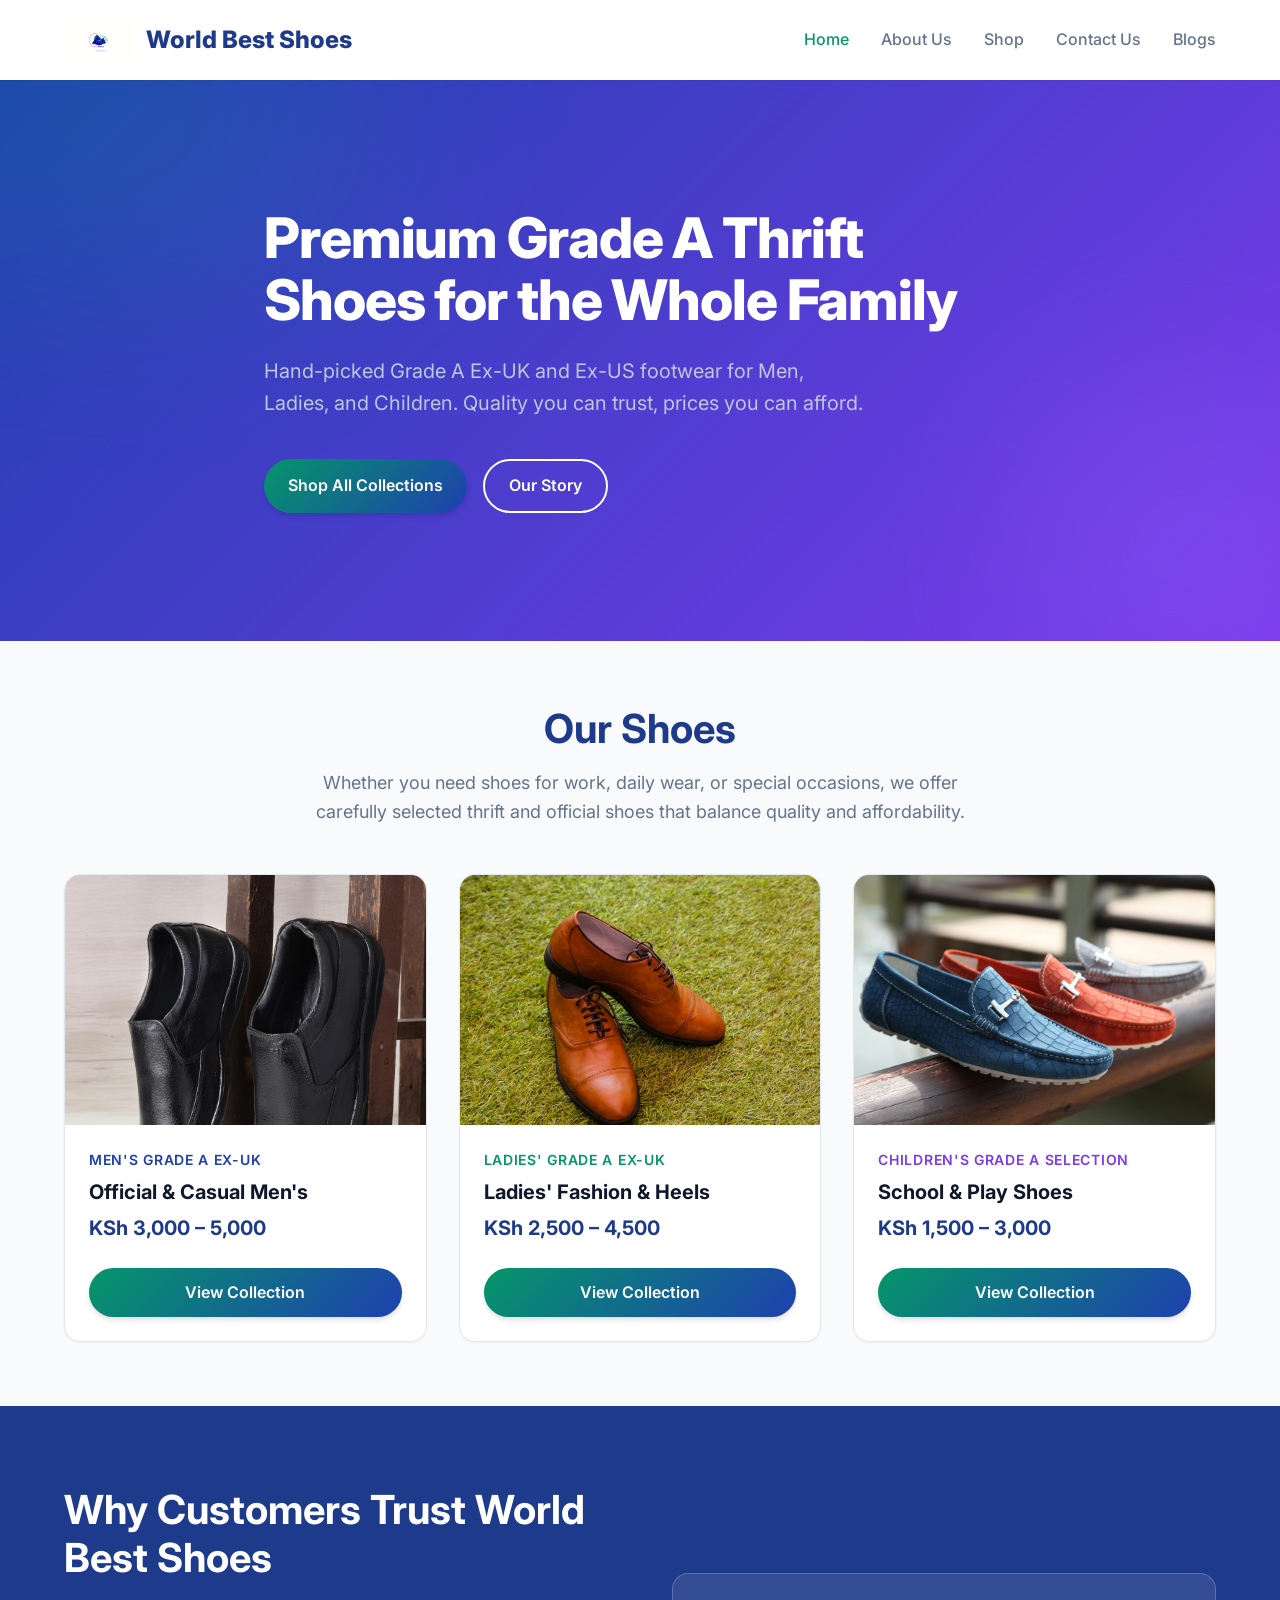
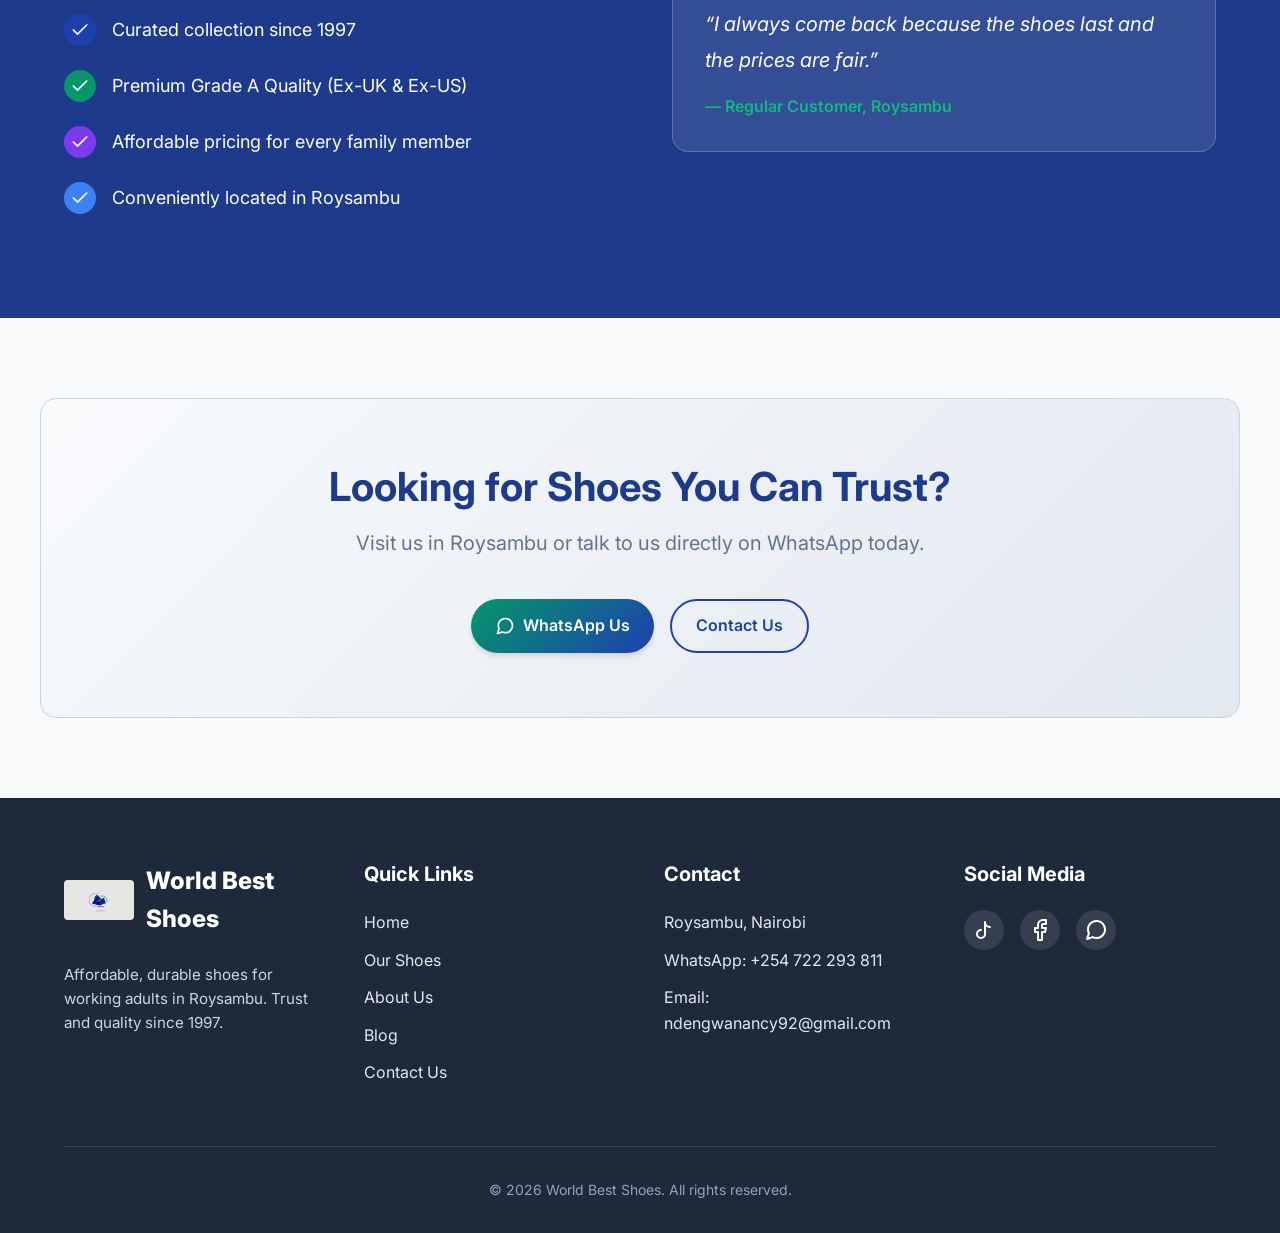
<file: index.html>
<!DOCTYPE html>
<html lang="en">
<head>
    <meta charset="UTF-8">
    <meta name="viewport" content="width=device-width, initial-scale=1.0">
    <title>World Best Shoes | Grade A Ex-UK & Ex-US Shoes for Men, Ladies & Children</title>
    <meta name="description" content="Discover the best Grade A thrift shoes in Roysambu. We source premium Ex-UK and Ex-US footwear for men, ladies, and children at affordable prices.">
    <link href="https://fonts.googleapis.com/css2?family=Inter:wght@400;500;600;700;800&display=swap" rel="stylesheet">
    <link rel="stylesheet" href="css/style.css">
</head>
<body>
    <!-- Header Navigation -->
    <header>
        <div class="container navbar">
            <a href="index.html" class="logo-container">
                <img src="assets/logo.jpeg" alt="World Best Shoes Logo">
                <span>World Best Shoes</span>
            </a>
            
            <button class="mobile-menu-btn" id="mobile-menu-btn" aria-label="Toggle Menu">
                <svg width="24" height="24" viewBox="0 0 24 24" fill="none" stroke="currentColor" stroke-width="2" stroke-linecap="round" stroke-linejoin="round"><line x1="3" y1="12" x2="21" y2="12"></line><line x1="3" y1="6" x2="21" y2="6"></line><line x1="3" y1="18" x2="21" y2="18"></line></svg>
            </button>

            <ul class="nav-links" id="nav-links">
                <li><a href="index.html" class="active">Home</a></li>
                <li><a href="about.html">About Us</a></li>
                <li><a href="products.html">Shop</a></li>
                <li><a href="contact.html">Contact Us</a></li>
                <li><a href="blog.html">Blogs</a></li>
            </ul>
        </div>
    </header>

    <!-- Hero Section -->
    <section class="hero">
        <div class="container hero-content">
            <h1 style="font-size: 3.5rem; line-height: 1.1; margin-bottom: 1.5rem; font-weight: 800;">Premium Grade A Thrift Shoes for the Whole Family</h1>
            <p style="font-size: 1.25rem; margin-bottom: 2.5rem; opacity: 0.9; max-width: 600px;">Hand-picked Grade A Ex-UK and Ex-US footwear for Men, Ladies, and Children. Quality you can trust, prices you can afford.</p>
            <div style="display: flex; gap: 1rem; flex-wrap: wrap;">
                <a href="products.html" class="btn btn-primary">Shop All Collections</a>
                <a href="about.html" class="btn btn-secondary" style="color: white; border-color: white;">Our Story</a>
            </div>
        </div>
    </section>

    <!-- Products Preview Section -->
    <section class="container py-4">
        <h2 class="section-title">Our Shoes</h2>
        <p class="section-subtitle">Whether you need shoes for work, daily wear, or special occasions, we offer carefully selected thrift and official shoes that balance quality and affordability.</p>
        
        <div class="card-grid">
            <!-- Men's Collection -->
            <div class="card">
                <div class="card-img-wrapper">
                    <img src="assets/products/pexels-alokkd1-31844638.jpg" alt="Men's Official Shoes" class="card-img" style="object-position: center top;">
                </div>
                <div class="card-content">
                    <span class="card-category" style="color: var(--brand-blue);">Men's Grade A Ex-UK</span>
                    <h3 class="card-title">Official & Casual Men's</h3>
                    <div class="card-price">KSh 3,000 – 5,000</div>
                    <div class="card-footer">
                        <a href="products.html" class="btn btn-primary" style="width: 100%;">View Collection</a>
                    </div>
                </div>
            </div>

            <!-- Ladies' Collection -->
            <div class="card">
                <div class="card-img-wrapper">
                    <img src="assets/products/pexels-duncanoluwaseun-186037.jpg" alt="Ladies' Fashion Shoes" class="card-img" style="object-position: center top;">
                </div>
                <div class="card-content">
                    <span class="card-category" style="color: var(--brand-green);">Ladies' Grade A Ex-UK</span>
                    <h3 class="card-title">Ladies' Fashion & Heels</h3>
                    <div class="card-price">KSh 2,500 – 4,500</div>
                    <div class="card-footer">
                        <a href="products.html" class="btn btn-primary" style="width: 100%;">View Collection</a>
                    </div>
                </div>
            </div>

            <!-- Children's Collection -->
            <div class="card">
                <div class="card-img-wrapper">
                    <img src="assets/products/pexels-pixabay-267301.jpg" alt="Children's School Shoes" class="card-img" style="object-position: center top;">
                </div>
                <div class="card-content">
                    <span class="card-category" style="color: var(--brand-purple);">Children's Grade A Selection</span>
                    <h3 class="card-title">School & Play Shoes</h3>
                    <div class="card-price">KSh 1,500 – 3,000</div>
                    <div class="card-footer">
                        <a href="products.html" class="btn btn-primary" style="width: 100%;">View Collection</a>
                    </div>
                </div>
            </div>
        </div>
    </section>

    <!-- Trust Section -->
    <section class="trust-section">
        <div class="container trust-grid">
            <div>
                <h2 style="font-size: 2.5rem; margin-bottom: 2rem;">Why Customers Trust World Best Shoes</h2>
                <ul class="trust-points">
                    <li>
                        <div class="trust-icon" style="background-color: var(--brand-blue);">
                            <svg width="20" height="20" viewBox="0 0 24 24" fill="none" stroke="currentColor" stroke-width="2" stroke-linecap="round" stroke-linejoin="round"><polyline points="20 6 9 17 4 12"></polyline></svg>
                        </div>
                        Curated collection since 1997
                    </li>
                    <li>
                        <div class="trust-icon" style="background-color: var(--brand-green);">
                            <svg width="20" height="20" viewBox="0 0 24 24" fill="none" stroke="currentColor" stroke-width="2" stroke-linecap="round" stroke-linejoin="round"><polyline points="20 6 9 17 4 12"></polyline></svg>
                        </div>
                        Premium Grade A Quality (Ex-UK & Ex-US)
                    </li>
                    <li>
                        <div class="trust-icon" style="background-color: var(--brand-purple);">
                            <svg width="20" height="20" viewBox="0 0 24 24" fill="none" stroke="currentColor" stroke-width="2" stroke-linecap="round" stroke-linejoin="round"><polyline points="20 6 9 17 4 12"></polyline></svg>
                        </div>
                        Affordable pricing for every family member
                    </li>
                    <li>
                        <div class="trust-icon" style="background-color: var(--brand-blue-light);">
                            <svg width="20" height="20" viewBox="0 0 24 24" fill="none" stroke="currentColor" stroke-width="2" stroke-linecap="round" stroke-linejoin="round"><polyline points="20 6 9 17 4 12"></polyline></svg>
                        </div>
                        Conveniently located in Roysambu
                    </li>
                </ul>
            </div>
            
            <div class="trust-quote">
                <p class="quote-text">“I always come back because the shoes last and the prices are fair.”</p>
                <div class="quote-author">— Regular Customer, Roysambu</div>
            </div>
        </div>
    </section>

    <!-- Final CTA -->
    <section class="cta-section container">
        <div class="cta-box">
            <h2 style="font-size: 2.5rem; margin-bottom: 1rem; color: var(--color-primary);">Looking for Shoes You Can Trust?</h2>
            <p style="font-size: 1.25rem; color: var(--color-text-muted); margin-bottom: 2.5rem;">Visit us in Roysambu or talk to us directly on WhatsApp today.</p>
            
            <div style="display: flex; gap: 1rem; justify-content: center; flex-wrap: wrap;">
                <a href="https://wa.me/254722293811" target="_blank" class="btn btn-primary">
                    <svg width="20" height="20" viewBox="0 0 24 24" fill="none" stroke="currentColor" stroke-width="2" stroke-linecap="round" stroke-linejoin="round"><path d="M21 11.5a8.38 8.38 0 0 1-.9 3.8 8.5 8.5 0 0 1-7.6 4.7 8.38 8.38 0 0 1-3.8-.9L3 21l1.9-5.7a8.38 8.38 0 0 1-.9-3.8 8.5 8.5 0 0 1 4.7-7.6 8.38 8.38 0 0 1 3.8-.9h.5a8.48 8.48 0 0 1 8 8v.5z"></path></svg>
                    WhatsApp Us
                </a>
                <a href="contact.html" class="btn btn-secondary">
                    Contact Us
                </a>
            </div>
        </div>
    </section>

    <!-- Footer -->
    <footer>
        <div class="container">
            <div class="footer-grid">
                <div class="footer-col">
                    <div class="logo-container" style="color: white; margin-bottom: 1.5rem;">
                        <img src="assets/logo.jpeg" alt="World Best Shoes Logo" style="filter: brightness(0.9);">
                        <span>World Best Shoes</span>
                    </div>
                    <p style="color: #cbd5e1; font-size: 0.95rem;">Affordable, durable shoes for working adults in Roysambu. Trust and quality since 1997.</p>
                </div>
                
                <div class="footer-col">
                    <h3>Quick Links</h3>
                    <ul class="footer-links">
                        <li><a href="index.html">Home</a></li>
                        <li><a href="products.html">Our Shoes</a></li>
                        <li><a href="about.html">About Us</a></li>
                        <li><a href="blog.html">Blog</a></li>
                        <li><a href="contact.html">Contact Us</a></li>

                    </ul>
                </div>
                
                <div class="footer-col">
                    <h3>Contact</h3>
                    <ul class="footer-links">
                        <li>Roysambu, Nairobi</li>
                        <li>WhatsApp: +254 722 293 811</li>
                        <li>Email: ndengwanancy92@gmail.com</li>
                    </ul>
                </div>
                
                <div class="footer-col">
                    <h3>Social Media</h3>
                    <div class="social-links">
                        <a href="https://bit.ly/4eL8Oa7" target="_blank" class="social-icon" aria-label="TikTok">
                            <svg width="24" height="24" viewBox="0 0 24 24" fill="none" stroke="currentColor" stroke-width="2" stroke-linecap="round" stroke-linejoin="round"><path d="M9 12a4 4 0 1 0 4 4V4a5 5 0 0 0 5 5"></path></svg>
                        </a>
                        <a href="https://www.facebook.com/profile.php?id=61589473353394" target="_blank" class="social-icon" aria-label="Facebook">
                            <svg width="24" height="24" viewBox="0 0 24 24" fill="none" stroke="currentColor" stroke-width="2" stroke-linecap="round" stroke-linejoin="round"><path d="M18 2h-3a5 5 0 0 0-5 5v3H7v4h3v8h4v-8h3l1-4h-4V7a1 1 0 0 1 1-1h3z"></path></svg>
                        </a>
                        <a href="https://wa.me/254722293811" target="_blank" class="social-icon" aria-label="WhatsApp">
                            <svg width="24" height="24" viewBox="0 0 24 24" fill="none" stroke="currentColor" stroke-width="2" stroke-linecap="round" stroke-linejoin="round"><path d="M21 11.5a8.38 8.38 0 0 1-.9 3.8 8.5 8.5 0 0 1-7.6 4.7 8.38 8.38 0 0 1-3.8-.9L3 21l1.9-5.7a8.38 8.38 0 0 1-.9-3.8 8.5 8.5 0 0 1 4.7-7.6 8.38 8.38 0 0 1 3.8-.9h.5a8.48 8.48 0 0 1 8 8v.5z"></path></svg>
                        </a>
                    </div>
                </div>
            </div>
            
            <div class="footer-bottom">
                &copy; <span id="current-year"></span> World Best Shoes. All rights reserved.
            </div>
        </div>
    </footer>

    <script src="js/main.js"></script>
</body>
</html>
</file>
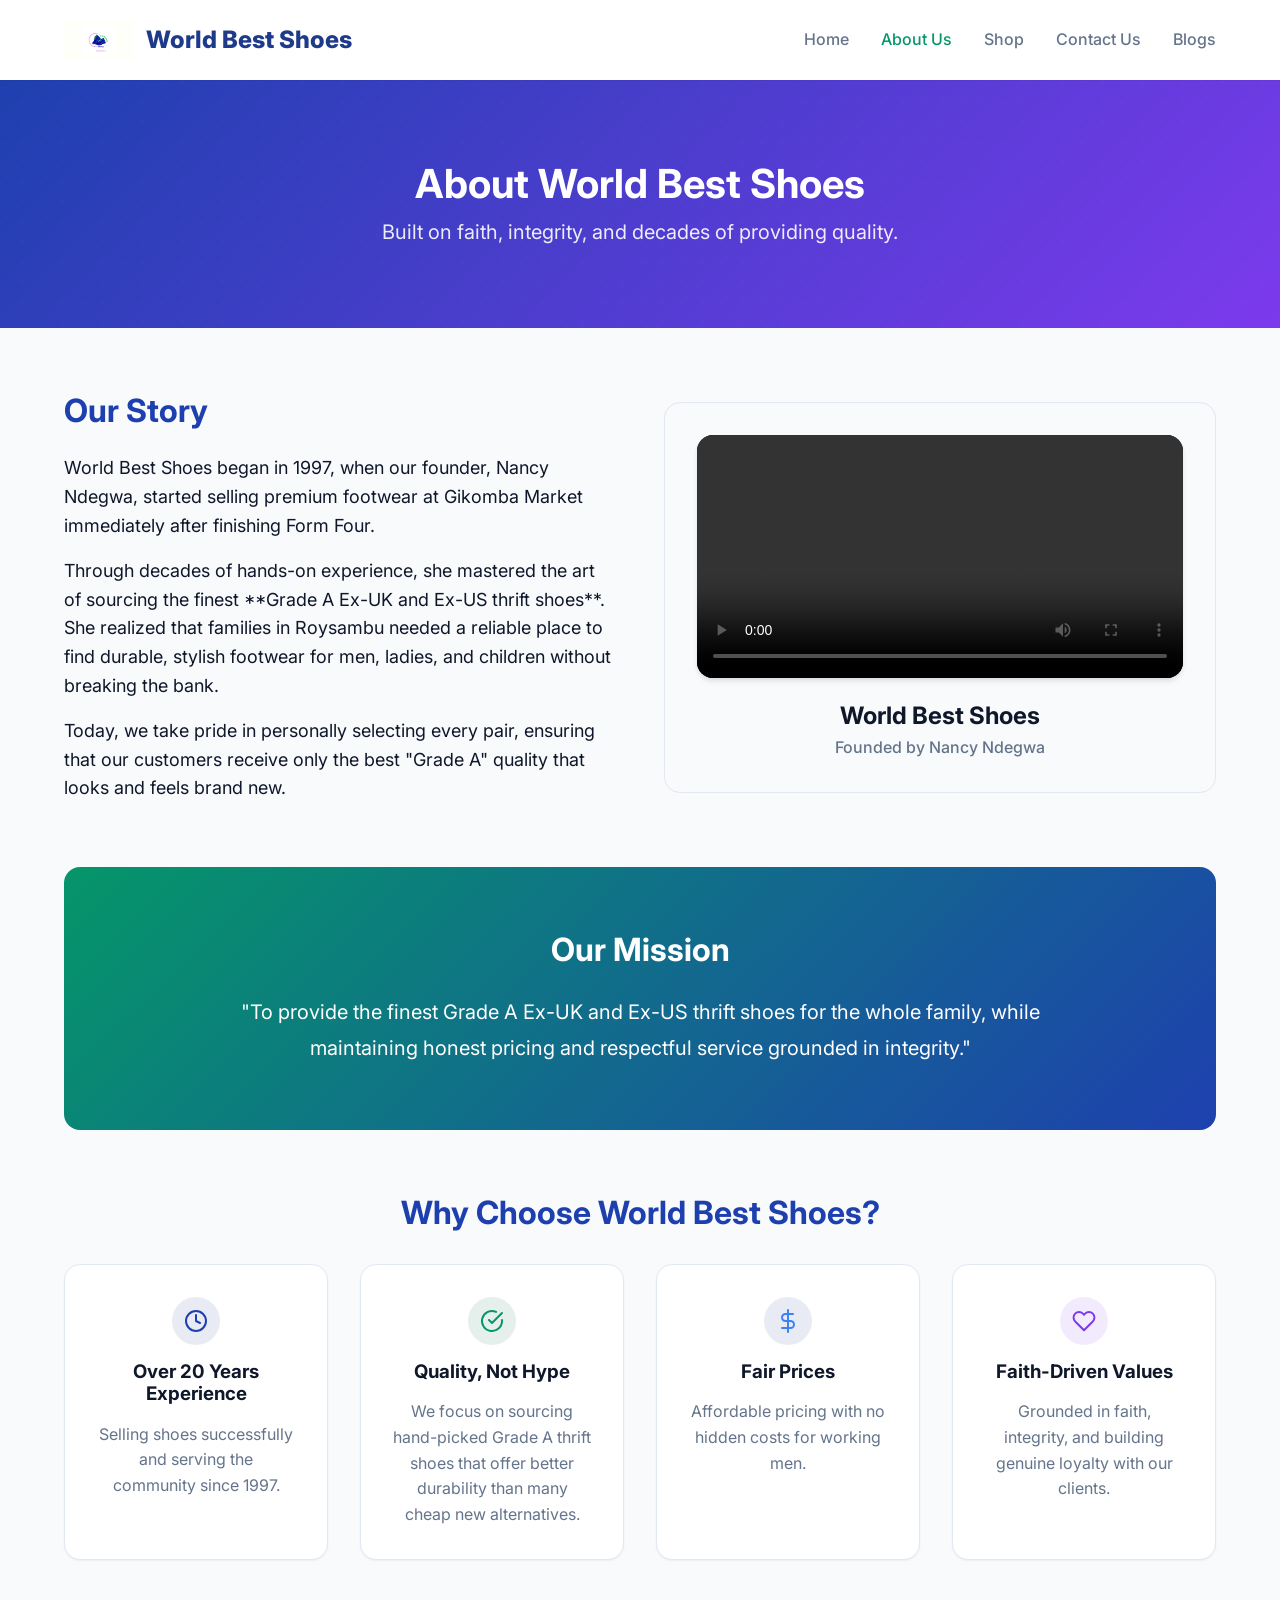
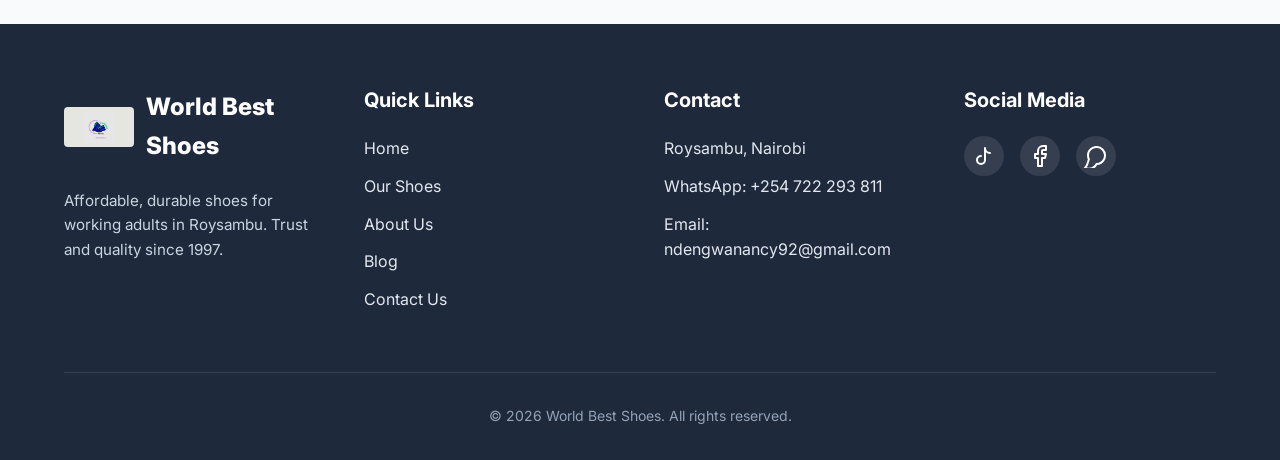
<file: about.html>
<!DOCTYPE html>
<html lang="en">

<head>
    <meta charset="UTF-8">
    <meta name="viewport" content="width=device-width, initial-scale=1.0">
    <title>About Us | World Best Shoes</title>
    <meta name="description"
        content="Learn about World Best Shoes and our founder Nancy Ndegwa. Providing premium Grade A thrift shoes for men, ladies, and children in Roysambu since 1997.">
    <link href="https://fonts.googleapis.com/css2?family=Inter:wght@400;500;600;700;800&display=swap" rel="stylesheet">
    <link rel="stylesheet" href="css/style.css">
</head>

<body>
    <!-- Header Navigation -->
    <header>
        <div class="container navbar">
            <a href="index.html" class="logo-container">
                <img src="assets/logo.jpeg" alt="World Best Shoes Logo">
                <span>World Best Shoes</span>
            </a>

            <button class="mobile-menu-btn" id="mobile-menu-btn" aria-label="Toggle Menu">
                <svg width="24" height="24" viewBox="0 0 24 24" fill="none" stroke="currentColor" stroke-width="2"
                    stroke-linecap="round" stroke-linejoin="round">
                    <line x1="3" y1="12" x2="21" y2="12"></line>
                    <line x1="3" y1="6" x2="21" y2="6"></line>
                    <line x1="3" y1="18" x2="21" y2="18"></line>
                </svg>
            </button>

            <ul class="nav-links" id="nav-links">
                <li><a href="index.html">Home</a></li>
                <li><a href="about.html" class="active">About Us</a></li>
                <li><a href="products.html">Shop</a></li>
                <li><a href="contact.html">Contact Us</a></li>
                <li><a href="blog.html">Blogs</a></li>
            </ul>
        </div>
    </header>

    <!-- Page Header -->
    <div class="page-header">
        <div class="container">
            <h1>About World Best Shoes</h1>
            <p style="font-size: 1.25rem; opacity: 0.9; max-width: 600px; margin: 0 auto;">Built on faith, integrity,
                and decades of providing quality.</p>
        </div>
    </div>

    <!-- Main Content -->
    <main class="container py-4">

        <!-- Founder Story -->
        <section class="mb-4">
            <div
                style="display: grid; grid-template-columns: repeat(auto-fit, minmax(300px, 1fr)); gap: 3rem; align-items: center;">
                <div>
                    <h2 style="color: var(--brand-blue); font-size: 2rem; margin-bottom: 1.5rem;">Our Story</h2>
                    <p style="margin-bottom: 1rem; font-size: 1.125rem;">
                        World Best Shoes began in 1997, when our founder, Nancy Ndegwa, started selling premium footwear at Gikomba
                        Market immediately after finishing Form Four.
                    </p>
                    <p style="margin-bottom: 1rem; font-size: 1.125rem;">
                        Through decades of hands-on experience, she mastered the art of sourcing the finest **Grade A Ex-UK and Ex-US thrift shoes**. She realized that families in Roysambu needed a reliable place to find durable, stylish footwear for men, ladies, and children without breaking the bank.
                    </p>
                    <p style="font-size: 1.125rem;">
                        Today, we take pride in personally selecting every pair, ensuring that our customers receive only the best "Grade A" quality that looks and feels brand new.
                    </p>
                </div>
                <div
                    style="background: var(--color-bg-light); padding: 2rem; border-radius: var(--radius-lg); border: 1px solid #e2e8f0; text-align: center;">
                    <div style="width: 100%; border-radius: var(--radius-lg); overflow: hidden; margin-bottom: 1.5rem; box-shadow: var(--shadow-md); background: #000;">
                        <video width="100%" height="auto" controls style="display: block;">
                            <source src="assets/video post.mp4" type="video/mp4">
                            Your browser does not support the video tag.
                        </video>
                    </div>
                    <h3 style="font-size: 1.5rem; margin-bottom: 0.25rem;">World Best Shoes</h3>
                    <p style="color: var(--color-text-muted); font-weight: 500;">Founded by Nancy Ndegwa</p>
                </div>
            </div>
        </section>

        <!-- Mission Statement -->
        <section class="mb-4"
            style="background: var(--grad-success); color: white; padding: 4rem 2rem; border-radius: var(--radius-lg); text-align: center;">
            <h2 style="font-size: 2rem; margin-bottom: 1.5rem;">Our Mission</h2>
            <p style="font-size: 1.25rem; max-width: 800px; margin: 0 auto; line-height: 1.8;">
                "To provide the finest Grade A Ex-UK and Ex-US thrift shoes for the whole family, while maintaining honest pricing and respectful service grounded in integrity."
            </p>
        </section>

        <!-- Why Trust Us -->
        <section>
            <h2 style="color: var(--brand-blue); font-size: 2rem; margin-bottom: 2rem; text-align: center;">Why
                Choose World Best Shoes?</h2>
            <div style="display: grid; grid-template-columns: repeat(auto-fit, minmax(250px, 1fr)); gap: 2rem;">

                <div
                    style="background: white; padding: 2rem; border-radius: var(--radius-lg); box-shadow: var(--shadow-sm); border: 1px solid #e2e8f0; text-align: center;">
                    <div
                        style="width: 48px; height: 48px; background: rgba(30, 58, 138, 0.1); color: var(--brand-blue); border-radius: 50%; display: flex; align-items: center; justify-content: center; margin: 0 auto 1rem auto;">
                        <svg width="24" height="24" viewBox="0 0 24 24" fill="none" stroke="currentColor"
                            stroke-width="2" stroke-linecap="round" stroke-linejoin="round">
                            <circle cx="12" cy="12" r="10"></circle>
                            <polyline points="12 6 12 12 16 14"></polyline>
                        </svg>
                    </div>
                    <h3 style="margin-bottom: 1rem;">Over 20 Years Experience</h3>
                    <p style="color: var(--color-text-muted);">Selling shoes successfully and serving the community
                        since 1997.</p>
                </div>

                <div
                    style="background: white; padding: 2rem; border-radius: var(--radius-lg); box-shadow: var(--shadow-sm); border: 1px solid #e2e8f0; text-align: center;">
                    <div
                        style="width: 48px; height: 48px; background: rgba(6, 95, 70, 0.1); color: var(--brand-green); border-radius: 50%; display: flex; align-items: center; justify-content: center; margin: 0 auto 1rem auto;">
                        <svg width="24" height="24" viewBox="0 0 24 24" fill="none" stroke="currentColor"
                            stroke-width="2" stroke-linecap="round" stroke-linejoin="round">
                            <path d="M22 11.08V12a10 10 0 1 1-5.93-9.14"></path>
                            <polyline points="22 4 12 14.01 9 11.01"></polyline>
                        </svg>
                    </div>
                    <h3 style="margin-bottom: 1rem;">Quality, Not Hype</h3>
                    <p style="color: var(--color-text-muted);">                        We focus on sourcing hand-picked Grade A thrift shoes that offer better durability than many cheap new alternatives.</p>
                </div>

                <div
                    style="background: white; padding: 2rem; border-radius: var(--radius-lg); box-shadow: var(--shadow-sm); border: 1px solid #e2e8f0; text-align: center;">
                    <div
                        style="width: 48px; height: 48px; background: rgba(30, 58, 138, 0.1); color: var(--brand-blue-light); border-radius: 50%; display: flex; align-items: center; justify-content: center; margin: 0 auto 1rem auto;">
                        <svg width="24" height="24" viewBox="0 0 24 24" fill="none" stroke="currentColor"
                            stroke-width="2" stroke-linecap="round" stroke-linejoin="round">
                            <line x1="12" y1="1" x2="12" y2="23"></line>
                            <path d="M17 5H9.5a3.5 3.5 0 0 0 0 7h5a3.5 3.5 0 0 1 0 7H6"></path>
                        </svg>
                    </div>
                    <h3 style="margin-bottom: 1rem;">Fair Prices</h3>
                    <p style="color: var(--color-text-muted);">Affordable pricing with no hidden costs for working men.
                    </p>
                </div>

                <div
                    style="background: white; padding: 2rem; border-radius: var(--radius-lg); box-shadow: var(--shadow-sm); border: 1px solid #e2e8f0; text-align: center;">
                    <div
                        style="width: 48px; height: 48px; background: rgba(124, 58, 237, 0.1); color: var(--brand-purple); border-radius: 50%; display: flex; align-items: center; justify-content: center; margin: 0 auto 1rem auto;">
                        <svg width="24" height="24" viewBox="0 0 24 24" fill="none" stroke="currentColor"
                            stroke-width="2" stroke-linecap="round" stroke-linejoin="round">
                            <path
                                d="M20.84 4.61a5.5 5.5 0 0 0-7.78 0L12 5.67l-1.06-1.06a5.5 5.5 0 0 0-7.78 7.78l1.06 1.06L12 21.23l7.78-7.78 1.06-1.06a5.5 5.5 0 0 0 0-7.78z">
                            </path>
                        </svg>
                    </div>
                    <h3 style="margin-bottom: 1rem;">Faith-Driven Values</h3>
                    <p style="color: var(--color-text-muted);">Grounded in faith, integrity, and building genuine
                        loyalty with our clients.</p>
                </div>

            </div>
        </section>
    </main>

    <!-- Footer -->
    <footer>
        <div class="container">
            <div class="footer-grid">
                <div class="footer-col">
                    <div class="logo-container" style="color: white; margin-bottom: 1.5rem;">
                        <img src="assets/logo.jpeg" alt="World Best Shoes Logo" style="filter: brightness(0.9);">
                        <span>World Best Shoes</span>
                    </div>
                    <p style="color: #cbd5e1; font-size: 0.95rem;">Affordable, durable shoes for working adults in
                        Roysambu. Trust and quality since 1997.</p>
                </div>

                <div class="footer-col">
                    <h3>Quick Links</h3>
                    <ul class="footer-links">
                        <li><a href="index.html">Home</a></li>
                        <li><a href="products.html">Our Shoes</a></li>
                        <li><a href="about.html">About Us</a></li>
                        <li><a href="blog.html">Blog</a></li>
                        <li><a href="contact.html">Contact Us</a></li>

                    </ul>
                </div>

                <div class="footer-col">
                    <h3>Contact</h3>
                    <ul class="footer-links">
                        <li>Roysambu, Nairobi</li>
                        <li>WhatsApp: +254 722 293 811</li>
                        <li>Email: ndengwanancy92@gmail.com</li>
                    </ul>
                </div>

                <div class="footer-col">
                    <h3>Social Media</h3>
                    <div class="social-links">
                        <a href="https://bit.ly/4eL8Oa7" target="_blank" class="social-icon" aria-label="TikTok">
                            <svg width="24" height="24" viewBox="0 0 24 24" fill="none" stroke="currentColor" stroke-width="2" stroke-linecap="round" stroke-linejoin="round"><path d="M9 12a4 4 0 1 0 4 4V4a5 5 0 0 0 5 5"></path></svg>
                        </a>
                        <a href="https://www.facebook.com/profile.php?id=61589473353394" target="_blank" class="social-icon" aria-label="Facebook">
                            <svg width="24" height="24" viewBox="0 0 24 24" fill="none" stroke="currentColor" stroke-width="2" stroke-linecap="round" stroke-linejoin="round"><path d="M18 2h-3a5 5 0 0 0-5 5v3H7v4h3v8h4v-8h3l1-4h-4V7a1 1 0 0 1 1-1h3z"></path></svg>
                        </a>
                        <a href="https://wa.me/254722293811" target="_blank" class="social-icon" aria-label="WhatsApp">
                            <svg width="24" height="24" viewBox="0 0 24 24" fill="none" stroke="currentColor" stroke-width="2" stroke-linecap="round" stroke-linejoin="round"><path d="M21 11.5a8.38 8.38 0 0 1-.9 3.8 8.5 8.5 0 0 1-7.6 4.7 8.38 8.38 0 0 1-7.6 4.7 8.38 8.38 0 0 1-3.8-.9L3 21l1.9-5.7a8.38 8.38 0 0 1-.9-3.8 8.5 8.5 0 0 1 4.7-7.6 8.38 8.38 0 0 1 3.8-.9h.5a8.48 8.48 0 0 1 8 8v.5z"></path></svg>
                        </a>
                    </div>
                </div>
            </div>

            <div class="footer-bottom">
                &copy; <span id="current-year"></span> World Best Shoes. All rights reserved.
            </div>
        </div>
    </footer>

    <script src="js/main.js"></script>
</body>

</html>
</file>
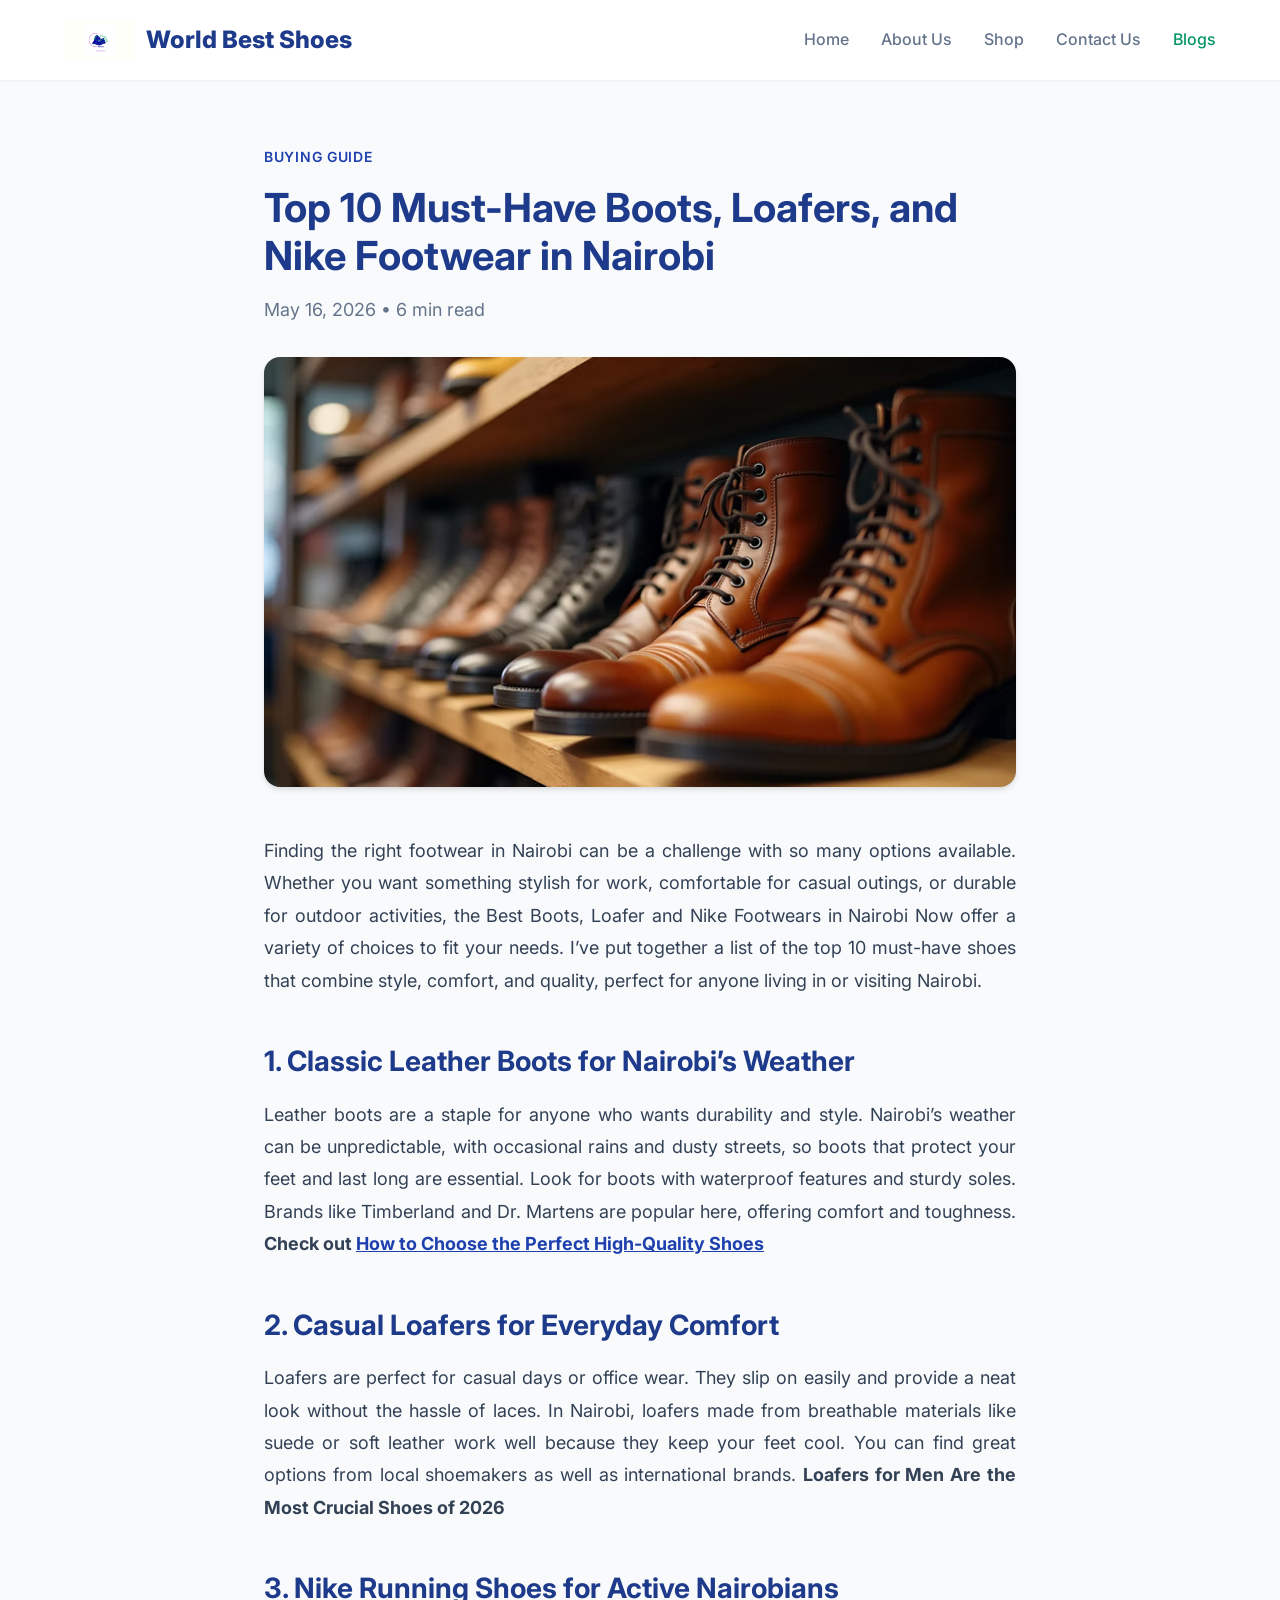
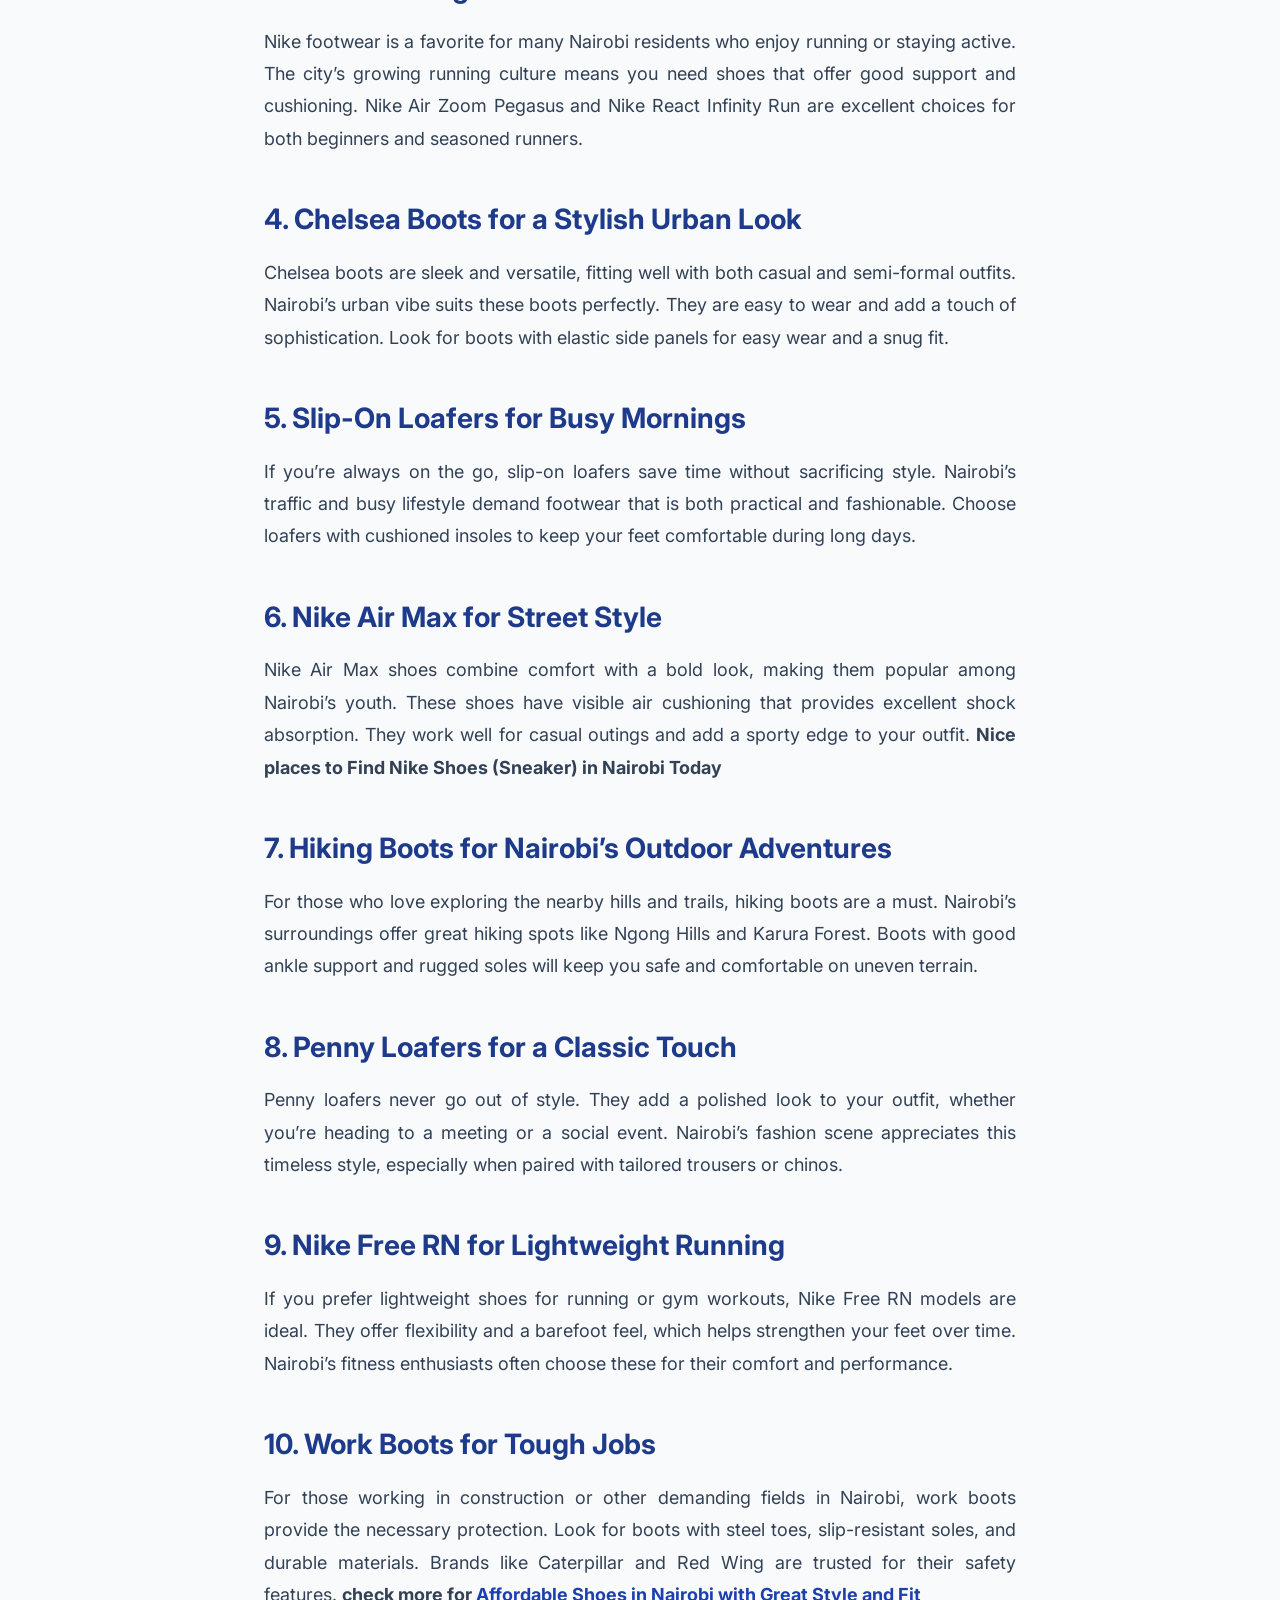
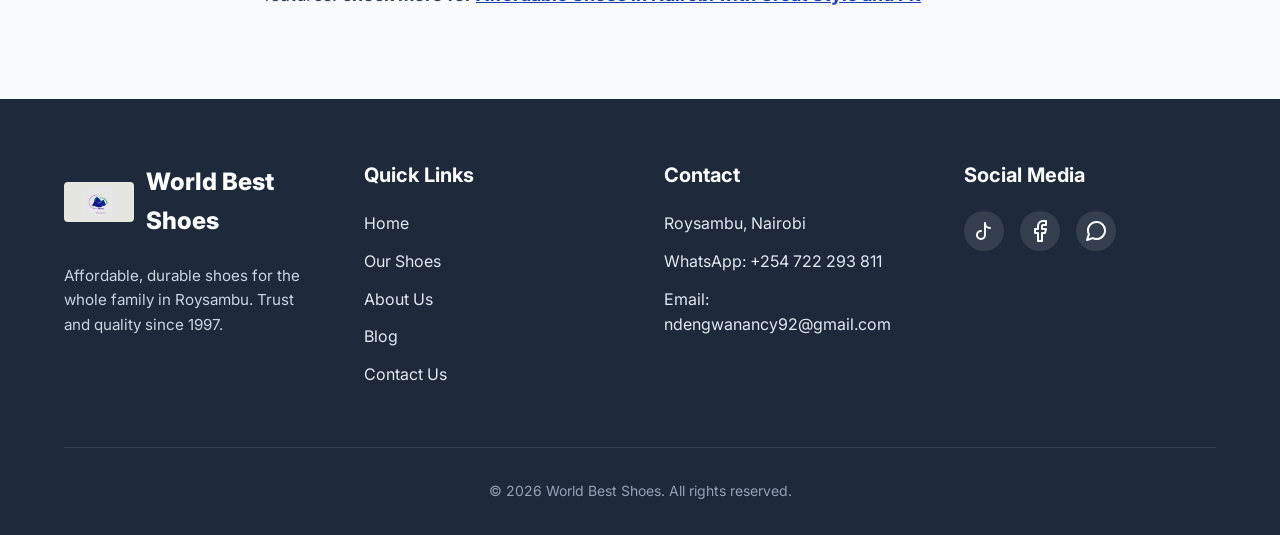
<file: blog-1.html>
<!DOCTYPE html>
<html lang="en">
<head>
    <meta charset="UTF-8">
    <meta name="viewport" content="width=device-width, initial-scale=1.0">
    <title>Top 10 Must-Have Boots Loafers and Nike Footwear in Nairobi | World Best Shoes</title>
    <meta name="description" content="Discover the top 10 must-have shoes in Nairobi, from classic leather boots and casual loafers to the latest Nike running shoes. Style and comfort for every occasion.">
    <link href="https://fonts.googleapis.com/css2?family=Inter:wght@400;500;600;700;800&display=swap" rel="stylesheet">
    <link rel="stylesheet" href="css/style.css">
</head>
<body>
    <!-- Header Navigation -->
    <header>
        <div class="container navbar">
            <a href="index.html" class="logo-container">
                <img src="assets/logo.jpeg" alt="World Best Shoes Logo">
                <span>World Best Shoes</span>
            </a>
            
            <button class="mobile-menu-btn" id="mobile-menu-btn" aria-label="Toggle Menu">
                <svg width="24" height="24" viewBox="0 0 24 24" fill="none" stroke="currentColor" stroke-width="2" stroke-linecap="round" stroke-linejoin="round"><line x1="3" y1="12" x2="21" y2="12"></line><line x1="3" y1="6" x2="21" y2="6"></line><line x1="3" y1="18" x2="21" y2="18"></line></svg>
            </button>

            <ul class="nav-links" id="nav-links">
                <li><a href="index.html">Home</a></li>
                <li><a href="about.html">About Us</a></li>
                <li><a href="products.html">Shop</a></li>
                <li><a href="contact.html">Contact Us</a></li>
                <li><a href="blog.html" class="active">Blogs</a></li>
            </ul>
        </div>
    </header>

    <!-- Blog Content -->
    <main class="container py-4" style="max-width: 800px;">
        
        <div style="margin-bottom: 2rem;">
            <span class="card-category" style="margin-bottom: 1rem; display: inline-block; color: var(--brand-blue);">Buying Guide</span>
            <h1 style="font-size: 2.5rem; margin-bottom: 1rem; color: var(--color-primary); line-height: 1.2;">Top 10 Must-Have Boots, Loafers, and Nike Footwear in Nairobi</h1>
            <p style="color: var(--color-text-muted); font-size: 1.125rem;">May 16, 2026 • 6 min read</p>
        </div>

        <img src="assets/blog-images/blog-1-image.jpg" alt="Top 10 Footwear in Nairobi" style="width: 100%; border-radius: var(--radius-lg); margin-bottom: 3rem; box-shadow: var(--shadow-md); object-fit: cover; max-height: 500px;">

        <article class="blog-article">
            <p>Finding the right footwear in Nairobi can be a challenge with so many options available. Whether you want something stylish for work, comfortable for casual outings, or durable for outdoor activities, the Best Boots, Loafer and Nike Footwears in Nairobi Now offer a variety of choices to fit your needs. I’ve put together a list of the top 10 must-have shoes that combine style, comfort, and quality, perfect for anyone living in or visiting Nairobi.</p>

            <h2 style="font-size: 1.75rem;">1. Classic Leather Boots for Nairobi’s Weather</h2>
            <p>Leather boots are a staple for anyone who wants durability and style. Nairobi’s weather can be unpredictable, with occasional rains and dusty streets, so boots that protect your feet and last long are essential. Look for boots with waterproof features and sturdy soles. Brands like Timberland and Dr. Martens are popular here, offering comfort and toughness. <strong>Check out <a href="blog-2.html" style="color: var(--brand-blue); text-decoration: underline;">How to Choose the Perfect High-Quality Shoes</a></strong></p>

            <h2 style="font-size: 1.75rem;">2. Casual Loafers for Everyday Comfort</h2>
            <p>Loafers are perfect for casual days or office wear. They slip on easily and provide a neat look without the hassle of laces. In Nairobi, loafers made from breathable materials like suede or soft leather work well because they keep your feet cool. You can find great options from local shoemakers as well as international brands. <strong>Loafers for Men Are the Most Crucial Shoes of 2026</strong></p>

            <h2 style="font-size: 1.75rem;">3. Nike Running Shoes for Active Nairobians</h2>
            <p>Nike footwear is a favorite for many Nairobi residents who enjoy running or staying active. The city’s growing running culture means you need shoes that offer good support and cushioning. Nike Air Zoom Pegasus and Nike React Infinity Run are excellent choices for both beginners and seasoned runners.</p>

            <h2 style="font-size: 1.75rem;">4. Chelsea Boots for a Stylish Urban Look</h2>
            <p>Chelsea boots are sleek and versatile, fitting well with both casual and semi-formal outfits. Nairobi’s urban vibe suits these boots perfectly. They are easy to wear and add a touch of sophistication. Look for boots with elastic side panels for easy wear and a snug fit.</p>

            <h2 style="font-size: 1.75rem;">5. Slip-On Loafers for Busy Mornings</h2>
            <p>If you’re always on the go, slip-on loafers save time without sacrificing style. Nairobi’s traffic and busy lifestyle demand footwear that is both practical and fashionable. Choose loafers with cushioned insoles to keep your feet comfortable during long days.</p>

            <h2 style="font-size: 1.75rem;">6. Nike Air Max for Street Style</h2>
            <p>Nike Air Max shoes combine comfort with a bold look, making them popular among Nairobi’s youth. These shoes have visible air cushioning that provides excellent shock absorption. They work well for casual outings and add a sporty edge to your outfit. <strong>Nice places to Find Nike Shoes (Sneaker) in Nairobi Today</strong></p>

            <h2 style="font-size: 1.75rem;">7. Hiking Boots for Nairobi’s Outdoor Adventures</h2>
            <p>For those who love exploring the nearby hills and trails, hiking boots are a must. Nairobi’s surroundings offer great hiking spots like Ngong Hills and Karura Forest. Boots with good ankle support and rugged soles will keep you safe and comfortable on uneven terrain.</p>

            <h2 style="font-size: 1.75rem;">8. Penny Loafers for a Classic Touch</h2>
            <p>Penny loafers never go out of style. They add a polished look to your outfit, whether you’re heading to a meeting or a social event. Nairobi’s fashion scene appreciates this timeless style, especially when paired with tailored trousers or chinos.</p>

            <h2 style="font-size: 1.75rem;">9. Nike Free RN for Lightweight Running</h2>
            <p>If you prefer lightweight shoes for running or gym workouts, Nike Free RN models are ideal. They offer flexibility and a barefoot feel, which helps strengthen your feet over time. Nairobi’s fitness enthusiasts often choose these for their comfort and performance.</p>

            <h2 style="font-size: 1.75rem;">10. Work Boots for Tough Jobs</h2>
            <p>For those working in construction or other demanding fields in Nairobi, work boots provide the necessary protection. Look for boots with steel toes, slip-resistant soles, and durable materials. Brands like Caterpillar and Red Wing are trusted for their safety features. <strong>check more for <a href="products.html" style="color: var(--brand-blue); text-decoration: underline;">Affordable Shoes in Nairobi with Great Style and Fit</a></strong></p>
        </article>
    </main>

    <!-- Footer -->
    <footer>
        <div class="container">
            <div class="footer-grid">
                <div class="footer-col">
                    <div class="logo-container" style="color: white; margin-bottom: 1.5rem;">
                        <img src="assets/logo.jpeg" alt="World Best Shoes Logo" style="filter: brightness(0.9);">
                        <span>World Best Shoes</span>
                    </div>
                    <p style="color: #cbd5e1; font-size: 0.95rem;">Affordable, durable shoes for the whole family in Roysambu. Trust and quality since 1997.</p>
                </div>
                
                <div class="footer-col">
                    <h3>Quick Links</h3>
                    <ul class="footer-links">
                        <li><a href="index.html">Home</a></li>
                        <li><a href="products.html">Our Shoes</a></li>
                        <li><a href="about.html">About Us</a></li>
                        <li><a href="blog.html">Blog</a></li>
                        <li><a href="contact.html">Contact Us</a></li>
                    </ul>
                </div>
                
                <div class="footer-col">
                    <h3>Contact</h3>
                    <ul class="footer-links">
                        <li>Roysambu, Nairobi</li>
                        <li>WhatsApp: +254 722 293 811</li>
                        <li>Email: ndengwanancy92@gmail.com</li>
                    </ul>
                </div>

                <div class="footer-col">
                    <h3>Social Media</h3>
                    <div class="social-links">
                        <a href="https://bit.ly/4eL8Oa7" target="_blank" class="social-icon" aria-label="TikTok">
                            <svg width="24" height="24" viewBox="0 0 24 24" fill="none" stroke="currentColor" stroke-width="2" stroke-linecap="round" stroke-linejoin="round"><path d="M9 12a4 4 0 1 0 4 4V4a5 5 0 0 0 5 5"></path></svg>
                        </a>
                        <a href="https://www.facebook.com/profile.php?id=61589473353394" target="_blank" class="social-icon" aria-label="Facebook">
                            <svg width="24" height="24" viewBox="0 0 24 24" fill="none" stroke="currentColor" stroke-width="2" stroke-linecap="round" stroke-linejoin="round"><path d="M18 2h-3a5 5 0 0 0-5 5v3H7v4h3v8h4v-8h3l1-4h-4V7a1 1 0 0 1 1-1h3z"></path></svg>
                        </a>
                        <a href="https://wa.me/254722293811" target="_blank" class="social-icon" aria-label="WhatsApp">
                            <svg width="24" height="24" viewBox="0 0 24 24" fill="none" stroke="currentColor" stroke-width="2" stroke-linecap="round" stroke-linejoin="round"><path d="M21 11.5a8.38 8.38 0 0 1-.9 3.8 8.5 8.5 0 0 1-7.6 4.7 8.38 8.38 0 0 1-3.8-.9L3 21l1.9-5.7a8.38 8.38 0 0 1-.9-3.8 8.5 8.5 0 0 1 4.7-7.6 8.38 8.38 0 0 1 3.8-.9h.5a8.48 8.48 0 0 1 8 8v.5z"></path></svg>
                        </a>
                    </div>
                </div>
            </div>
            
            <div class="footer-bottom">
                &copy; <span id="current-year"></span> World Best Shoes. All rights reserved.
            </div>
        </div>
    </footer>

    <script src="js/main.js"></script>
</body>
</html>
</file>
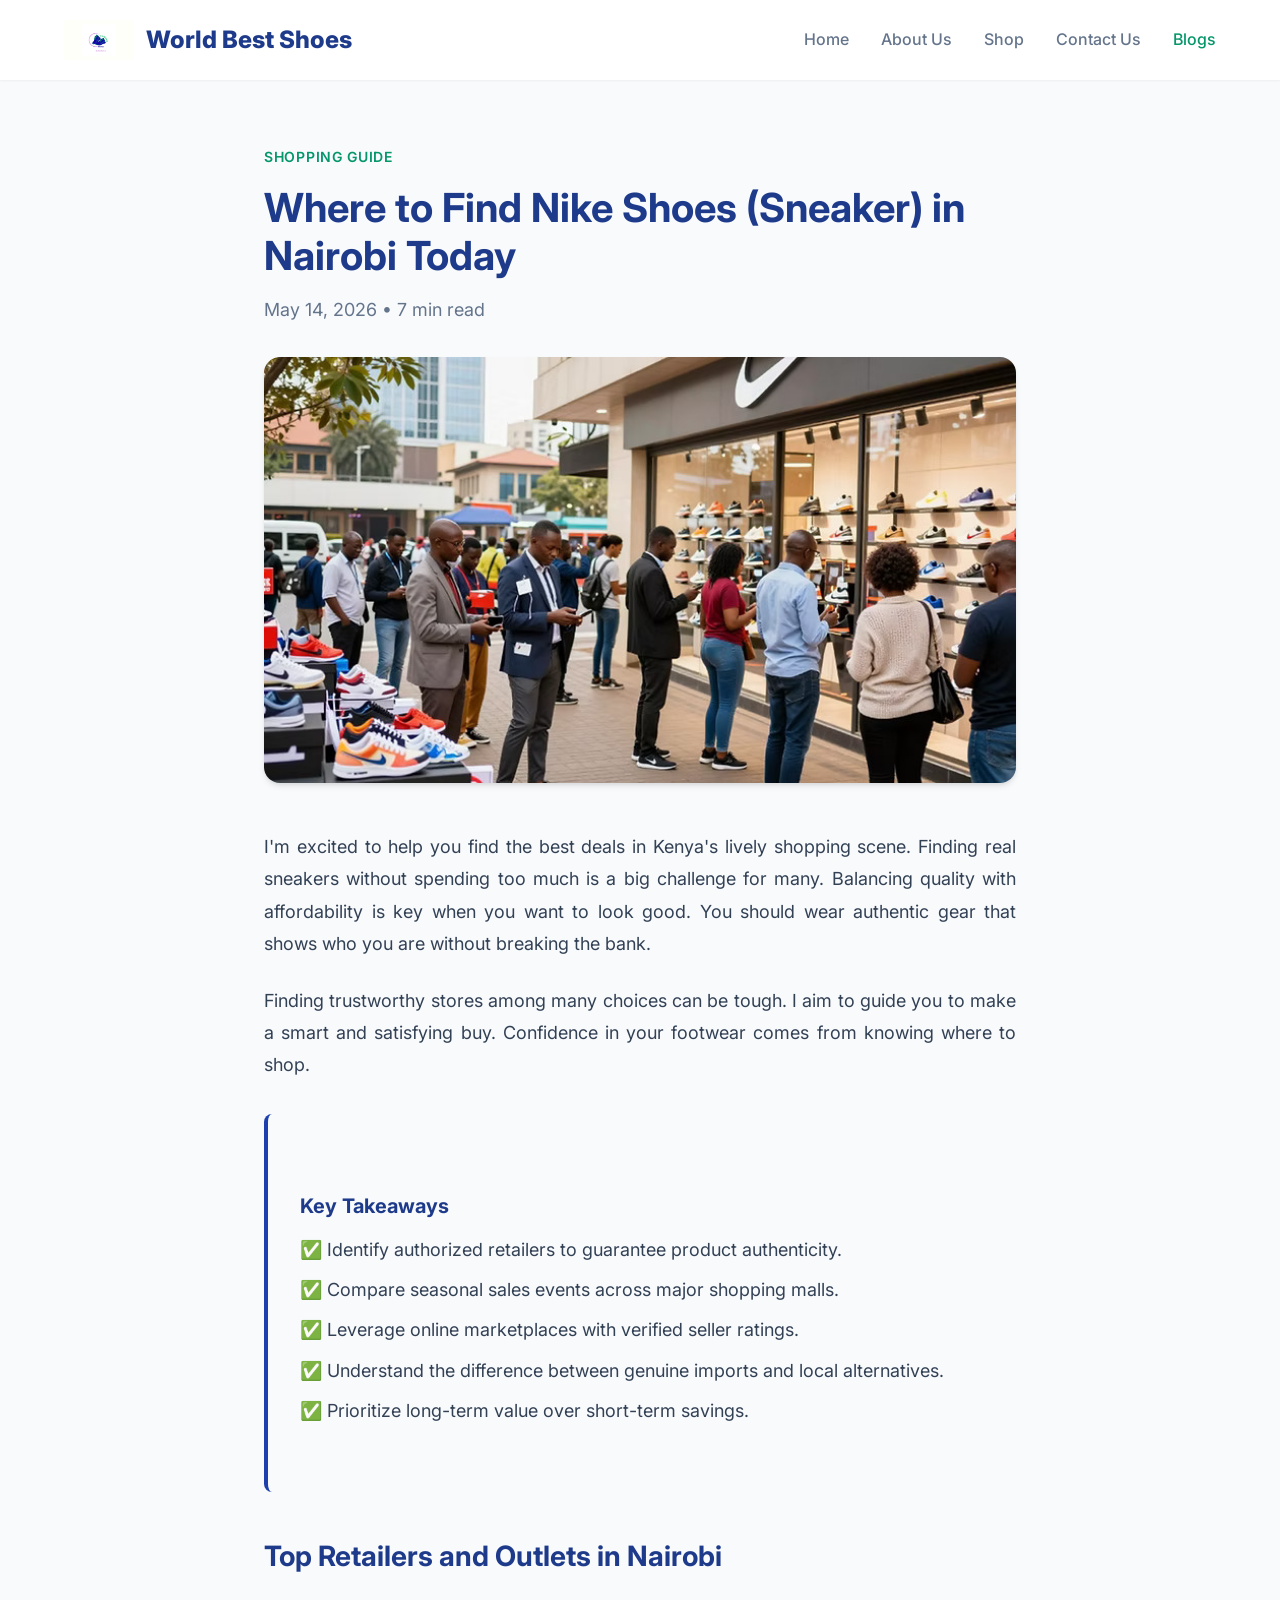
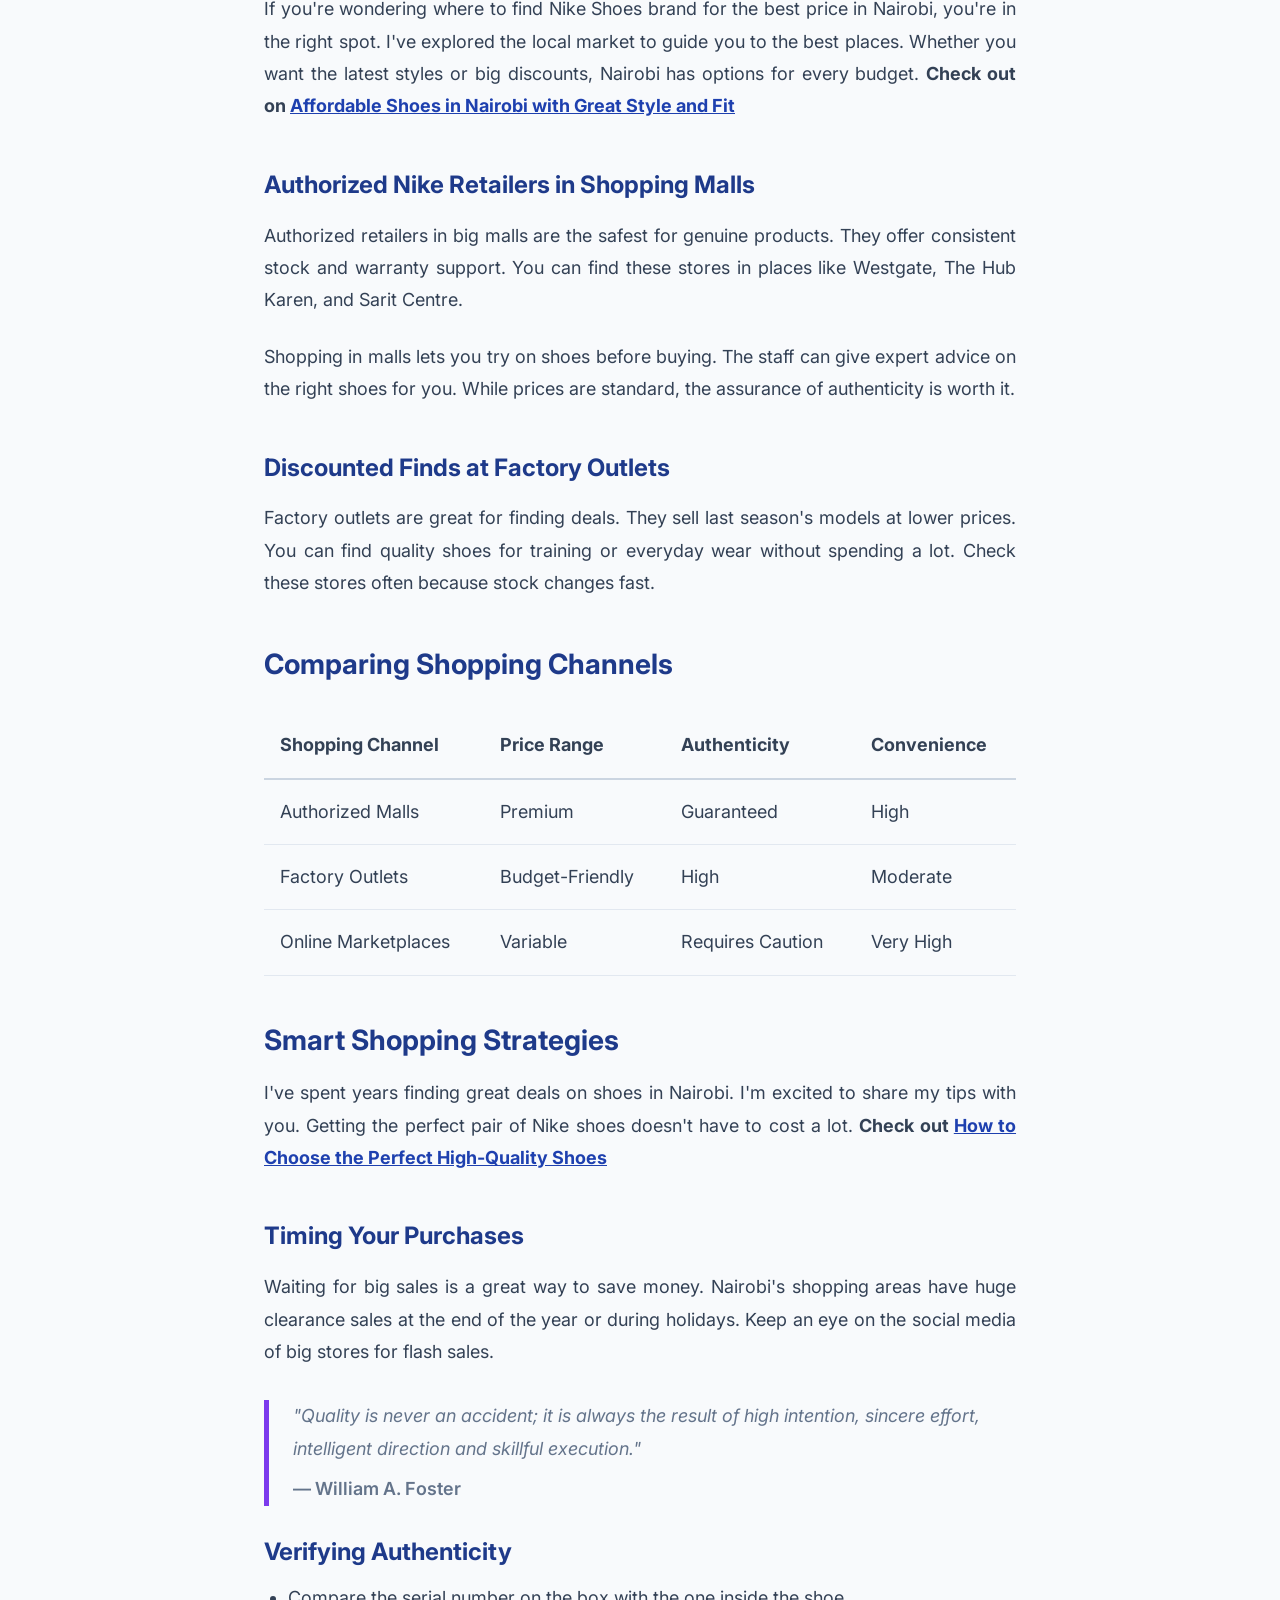
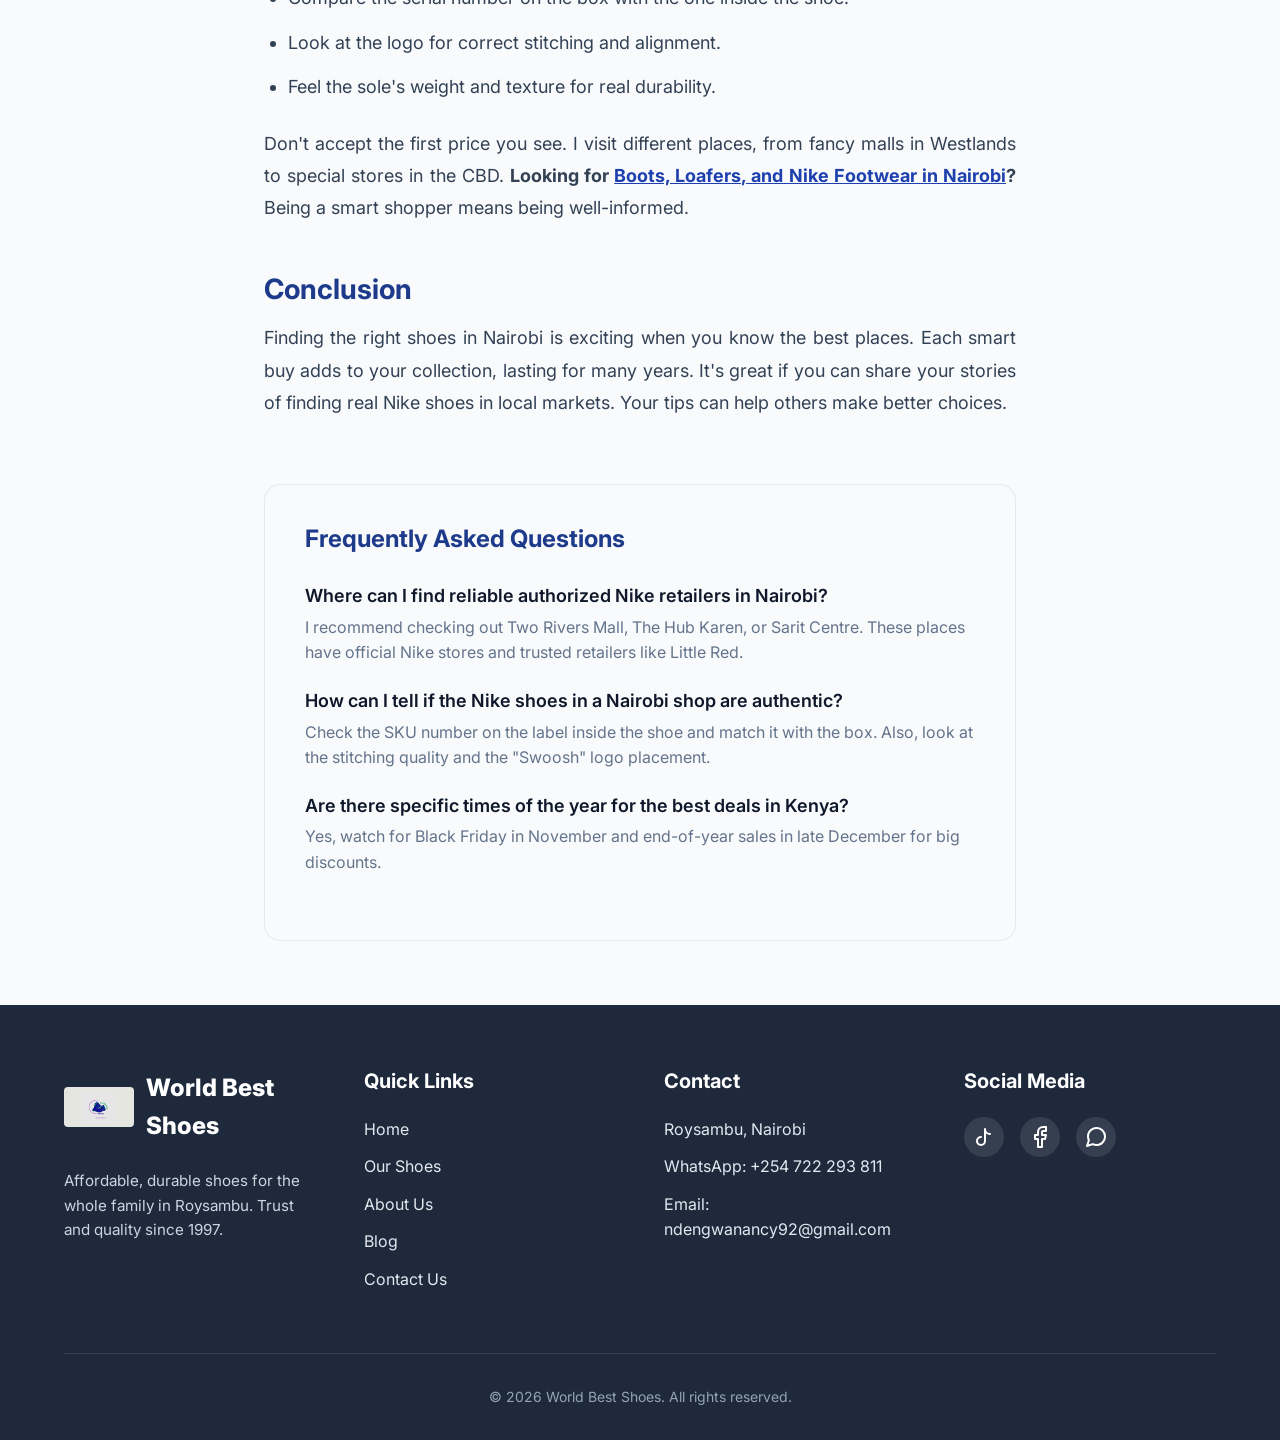
<file: blog-2.html>
<!DOCTYPE html>
<html lang="en">
<head>
    <meta charset="UTF-8">
    <meta name="viewport" content="width=device-width, initial-scale=1.0">
    <title>Where to Find Nike Shoes (Sneaker) in Nairobi Today | World Best Shoes</title>
    <meta name="description" content="Looking for authentic Nike sneakers in Nairobi? Our guide covers authorized retailers, factory outlets, and online marketplaces to help you find the best deals.">
    <link href="https://fonts.googleapis.com/css2?family=Inter:wght@400;500;600;700;800&display=swap" rel="stylesheet">
    <link rel="stylesheet" href="css/style.css">
</head>
<body>
    <!-- Header Navigation -->
    <header>
        <div class="container navbar">
            <a href="index.html" class="logo-container">
                <img src="assets/logo.jpeg" alt="World Best Shoes Logo">
                <span>World Best Shoes</span>
            </a>
            
            <button class="mobile-menu-btn" id="mobile-menu-btn" aria-label="Toggle Menu">
                <svg width="24" height="24" viewBox="0 0 24 24" fill="none" stroke="currentColor" stroke-width="2" stroke-linecap="round" stroke-linejoin="round"><line x1="3" y1="12" x2="21" y2="12"></line><line x1="3" y1="6" x2="21" y2="6"></line><line x1="3" y1="18" x2="21" y2="18"></line></svg>
            </button>

            <ul class="nav-links" id="nav-links">
                <li><a href="index.html">Home</a></li>
                <li><a href="about.html">About Us</a></li>
                <li><a href="products.html">Shop</a></li>
                <li><a href="contact.html">Contact Us</a></li>
                <li><a href="blog.html" class="active">Blogs</a></li>
            </ul>
        </div>
    </header>

    <!-- Blog Content -->
    <main class="container py-4" style="max-width: 800px;">
        
        <div style="margin-bottom: 2rem;">
            <span class="card-category" style="margin-bottom: 1rem; display: inline-block; color: var(--brand-green);">Shopping Guide</span>
            <h1 style="font-size: 2.5rem; margin-bottom: 1rem; color: var(--color-primary); line-height: 1.2;">Where to Find Nike Shoes (Sneaker) in Nairobi Today</h1>
            <p style="color: var(--color-text-muted); font-size: 1.125rem;">May 14, 2026 • 7 min read</p>
        </div>

        <img src="assets/blog-images/blog-2-image.jpg" alt="Where to Find Nike Shoes (Sneaker) in Nairobi Today" style="width: 100%; border-radius: var(--radius-lg); margin-bottom: 3rem; box-shadow: var(--shadow-md); object-fit: cover; max-height: 500px;">

        <article class="blog-article">
            <p>I'm excited to help you find the best deals in Kenya's lively shopping scene. Finding real sneakers without spending too much is a big challenge for many. Balancing quality with affordability is key when you want to look good. You should wear authentic gear that shows who you are without breaking the bank.</p>

            <p>Finding trustworthy stores among many choices can be tough. I aim to guide you to make a smart and satisfying buy. Confidence in your footwear comes from knowing where to shop.</p>

            <div style="background: var(--color-bg-light); padding: 2rem; border-radius: var(--radius-md); margin: 2rem 0; border-left: 4px solid var(--brand-blue);">
                <h3 style="margin-bottom: 1rem; font-size: 1.25rem;">Key Takeaways</h3>
                <ul style="list-style-type: none; padding-left: 0;">
                    <li style="margin-bottom: 0.5rem;">✅ Identify authorized retailers to guarantee product authenticity.</li>
                    <li style="margin-bottom: 0.5rem;">✅ Compare seasonal sales events across major shopping malls.</li>
                    <li style="margin-bottom: 0.5rem;">✅ Leverage online marketplaces with verified seller ratings.</li>
                    <li style="margin-bottom: 0.5rem;">✅ Understand the difference between genuine imports and local alternatives.</li>
                    <li style="margin-bottom: 0.5rem;">✅ Prioritize long-term value over short-term savings.</li>
                </ul>
            </div>

            <h2 style="font-size: 1.75rem;">Top Retailers and Outlets in Nairobi</h2>
            <p>If you're wondering where to find Nike Shoes brand for the best price in Nairobi, you're in the right spot. I've explored the local market to guide you to the best places. Whether you want the latest styles or big discounts, Nairobi has options for every budget. <strong>Check out on <a href="products.html" style="color: var(--brand-blue); text-decoration: underline;">Affordable Shoes in Nairobi with Great Style and Fit</a></strong></p>

            <h3 style="font-size: 1.5rem;">Authorized Nike Retailers in Shopping Malls</h3>
            <p>Authorized retailers in big malls are the safest for genuine products. They offer consistent stock and warranty support. You can find these stores in places like Westgate, The Hub Karen, and Sarit Centre.</p>
            <p>Shopping in malls lets you try on shoes before buying. The staff can give expert advice on the right shoes for you. While prices are standard, the assurance of authenticity is worth it.</p>

            <h3 style="font-size: 1.5rem;">Discounted Finds at Factory Outlets</h3>
            <p>Factory outlets are great for finding deals. They sell last season's models at lower prices. You can find quality shoes for training or everyday wear without spending a lot. Check these stores often because stock changes fast.</p>

            <h2 style="font-size: 1.75rem;">Comparing Shopping Channels</h2>
            <div style="overflow-x: auto; margin: 2rem 0;">
                <table style="width: 100%; border-collapse: collapse; min-width: 400px;">
                    <thead>
                        <tr style="background-color: var(--color-bg-light); border-bottom: 2px solid #cbd5e1;">
                            <th style="padding: 1rem; text-align: left;">Shopping Channel</th>
                            <th style="padding: 1rem; text-align: left;">Price Range</th>
                            <th style="padding: 1rem; text-align: left;">Authenticity</th>
                            <th style="padding: 1rem; text-align: left;">Convenience</th>
                        </tr>
                    </thead>
                    <tbody>
                        <tr style="border-bottom: 1px solid #e2e8f0;">
                            <td style="padding: 1rem;">Authorized Malls</td>
                            <td style="padding: 1rem;">Premium</td>
                            <td style="padding: 1rem;">Guaranteed</td>
                            <td style="padding: 1rem;">High</td>
                        </tr>
                        <tr style="border-bottom: 1px solid #e2e8f0;">
                            <td style="padding: 1rem;">Factory Outlets</td>
                            <td style="padding: 1rem;">Budget-Friendly</td>
                            <td style="padding: 1rem;">High</td>
                            <td style="padding: 1rem;">Moderate</td>
                        </tr>
                        <tr style="border-bottom: 1px solid #e2e8f0;">
                            <td style="padding: 1rem;">Online Marketplaces</td>
                            <td style="padding: 1rem;">Variable</td>
                            <td style="padding: 1rem;">Requires Caution</td>
                            <td style="padding: 1rem;">Very High</td>
                        </tr>
                    </tbody>
                </table>
            </div>

            <h2 style="font-size: 1.75rem;">Smart Shopping Strategies</h2>
            <p>I've spent years finding great deals on shoes in Nairobi. I'm excited to share my tips with you. Getting the perfect pair of Nike shoes doesn't have to cost a lot. <strong>Check out <a href="blog-3.html" style="color: var(--brand-blue); text-decoration: underline;">How to Choose the Perfect High-Quality Shoes</a></strong></p>

            <h3 style="font-size: 1.5rem;">Timing Your Purchases</h3>
            <p>Waiting for big sales is a great way to save money. Nairobi's shopping areas have huge clearance sales at the end of the year or during holidays. Keep an eye on the social media of big stores for flash sales.</p>

            <blockquote style="border-left: 5px solid var(--brand-purple); padding-left: 1.5rem; font-style: italic; margin: 2rem 0; color: var(--color-text-muted);">
                "Quality is never an accident; it is always the result of high intention, sincere effort, intelligent direction and skillful execution."
                <cite style="display: block; margin-top: 0.5rem; font-style: normal; font-weight: 600;">— William A. Foster</cite>
            </blockquote>

            <h3 style="font-size: 1.5rem; color: var(--color-primary); margin-top: 2rem; margin-bottom: 1rem;">Verifying Authenticity</h3>
            <ul style="margin-bottom: 1.5rem; padding-left: 1.5rem;">
                <li>Compare the serial number on the box with the one inside the shoe.</li>
                <li>Look at the logo for correct stitching and alignment.</li>
                <li>Feel the sole's weight and texture for real durability.</li>
            </ul>

            <p style="margin-bottom: 1.5rem;">Don't accept the first price you see. I visit different places, from fancy malls in Westlands to special stores in the CBD. <strong>Looking for <a href="blog-1.html" style="color: var(--brand-blue); text-decoration: underline;">Boots, Loafers, and Nike Footwear in Nairobi</a>?</strong> Being a smart shopper means being well-informed.</p>

            <h2 style="font-size: 1.75rem; color: var(--color-primary); margin-top: 3rem; margin-bottom: 1rem;">Conclusion</h2>
            <p style="margin-bottom: 1.5rem;">Finding the right shoes in Nairobi is exciting when you know the best places. Each smart buy adds to your collection, lasting for many years. It's great if you can share your stories of finding real Nike shoes in local markets. Your tips can help others make better choices.</p>
        </article>

        <!-- FAQs -->
        <div style="background: var(--color-bg-light); padding: 2.5rem; border-radius: var(--radius-lg); margin-top: 4rem; border: 1px solid #e2e8f0;">
            <h3 style="font-size: 1.5rem; color: var(--color-primary); margin-bottom: 2rem;">Frequently Asked Questions</h3>
            
            <div style="margin-bottom: 1.5rem;">
                <h4 style="font-size: 1.125rem; font-weight: 600; margin-bottom: 0.5rem;">Where can I find reliable authorized Nike retailers in Nairobi?</h4>
                <p style="color: var(--color-text-muted);">I recommend checking out Two Rivers Mall, The Hub Karen, or Sarit Centre. These places have official Nike stores and trusted retailers like Little Red.</p>
            </div>

            <div style="margin-bottom: 1.5rem;">
                <h4 style="font-size: 1.125rem; font-weight: 600; margin-bottom: 0.5rem;">How can I tell if the Nike shoes in a Nairobi shop are authentic?</h4>
                <p style="color: var(--color-text-muted);">Check the SKU number on the label inside the shoe and match it with the box. Also, look at the stitching quality and the "Swoosh" logo placement.</p>
            </div>

            <div style="margin-bottom: 1.5rem;">
                <h4 style="font-size: 1.125rem; font-weight: 600; margin-bottom: 0.5rem;">Are there specific times of the year for the best deals in Kenya?</h4>
                <p style="color: var(--color-text-muted);">Yes, watch for Black Friday in November and end-of-year sales in late December for big discounts.</p>
            </div>
        </div>
    </main>

    <!-- Footer -->
    <footer>
        <div class="container">
            <div class="footer-grid">
                <div class="footer-col">
                    <div class="logo-container" style="color: white; margin-bottom: 1.5rem;">
                        <img src="assets/logo.jpeg" alt="World Best Shoes Logo" style="filter: brightness(0.9);">
                        <span>World Best Shoes</span>
                    </div>
                    <p style="color: #cbd5e1; font-size: 0.95rem;">Affordable, durable shoes for the whole family in Roysambu. Trust and quality since 1997.</p>
                </div>
                
                <div class="footer-col">
                    <h3>Quick Links</h3>
                    <ul class="footer-links">
                        <li><a href="index.html">Home</a></li>
                        <li><a href="products.html">Our Shoes</a></li>
                        <li><a href="about.html">About Us</a></li>
                        <li><a href="blog.html">Blog</a></li>
                        <li><a href="contact.html">Contact Us</a></li>
                    </ul>
                </div>
                
                <div class="footer-col">
                    <h3>Contact</h3>
                    <ul class="footer-links">
                        <li>Roysambu, Nairobi</li>
                        <li>WhatsApp: +254 722 293 811</li>
                        <li>Email: ndengwanancy92@gmail.com</li>
                    </ul>
                </div>

                <div class="footer-col">
                    <h3>Social Media</h3>
                    <div class="social-links">
                        <a href="https://bit.ly/4eL8Oa7" target="_blank" class="social-icon" aria-label="TikTok">
                            <svg width="24" height="24" viewBox="0 0 24 24" fill="none" stroke="currentColor" stroke-width="2" stroke-linecap="round" stroke-linejoin="round"><path d="M9 12a4 4 0 1 0 4 4V4a5 5 0 0 0 5 5"></path></svg>
                        </a>
                        <a href="https://www.facebook.com/profile.php?id=61589473353394" target="_blank" class="social-icon" aria-label="Facebook">
                            <svg width="24" height="24" viewBox="0 0 24 24" fill="none" stroke="currentColor" stroke-width="2" stroke-linecap="round" stroke-linejoin="round"><path d="M18 2h-3a5 5 0 0 0-5 5v3H7v4h3v8h4v-8h3l1-4h-4V7a1 1 0 0 1 1-1h3z"></path></svg>
                        </a>
                        <a href="https://wa.me/254722293811" target="_blank" class="social-icon" aria-label="WhatsApp">
                            <svg width="24" height="24" viewBox="0 0 24 24" fill="none" stroke="currentColor" stroke-width="2" stroke-linecap="round" stroke-linejoin="round"><path d="M21 11.5a8.38 8.38 0 0 1-.9 3.8 8.5 8.5 0 0 1-7.6 4.7 8.38 8.38 0 0 1-3.8-.9L3 21l1.9-5.7a8.38 8.38 0 0 1-.9-3.8 8.5 8.5 0 0 1 4.7-7.6 8.38 8.38 0 0 1 3.8-.9h.5a8.48 8.48 0 0 1 8 8v.5z"></path></svg>
                        </a>
                    </div>
                </div>
            </div>
            
            <div class="footer-bottom">
                &copy; <span id="current-year"></span> World Best Shoes. All rights reserved.
            </div>
        </div>
    </footer>

    <script src="js/main.js"></script>
</body>
</html>
</file>
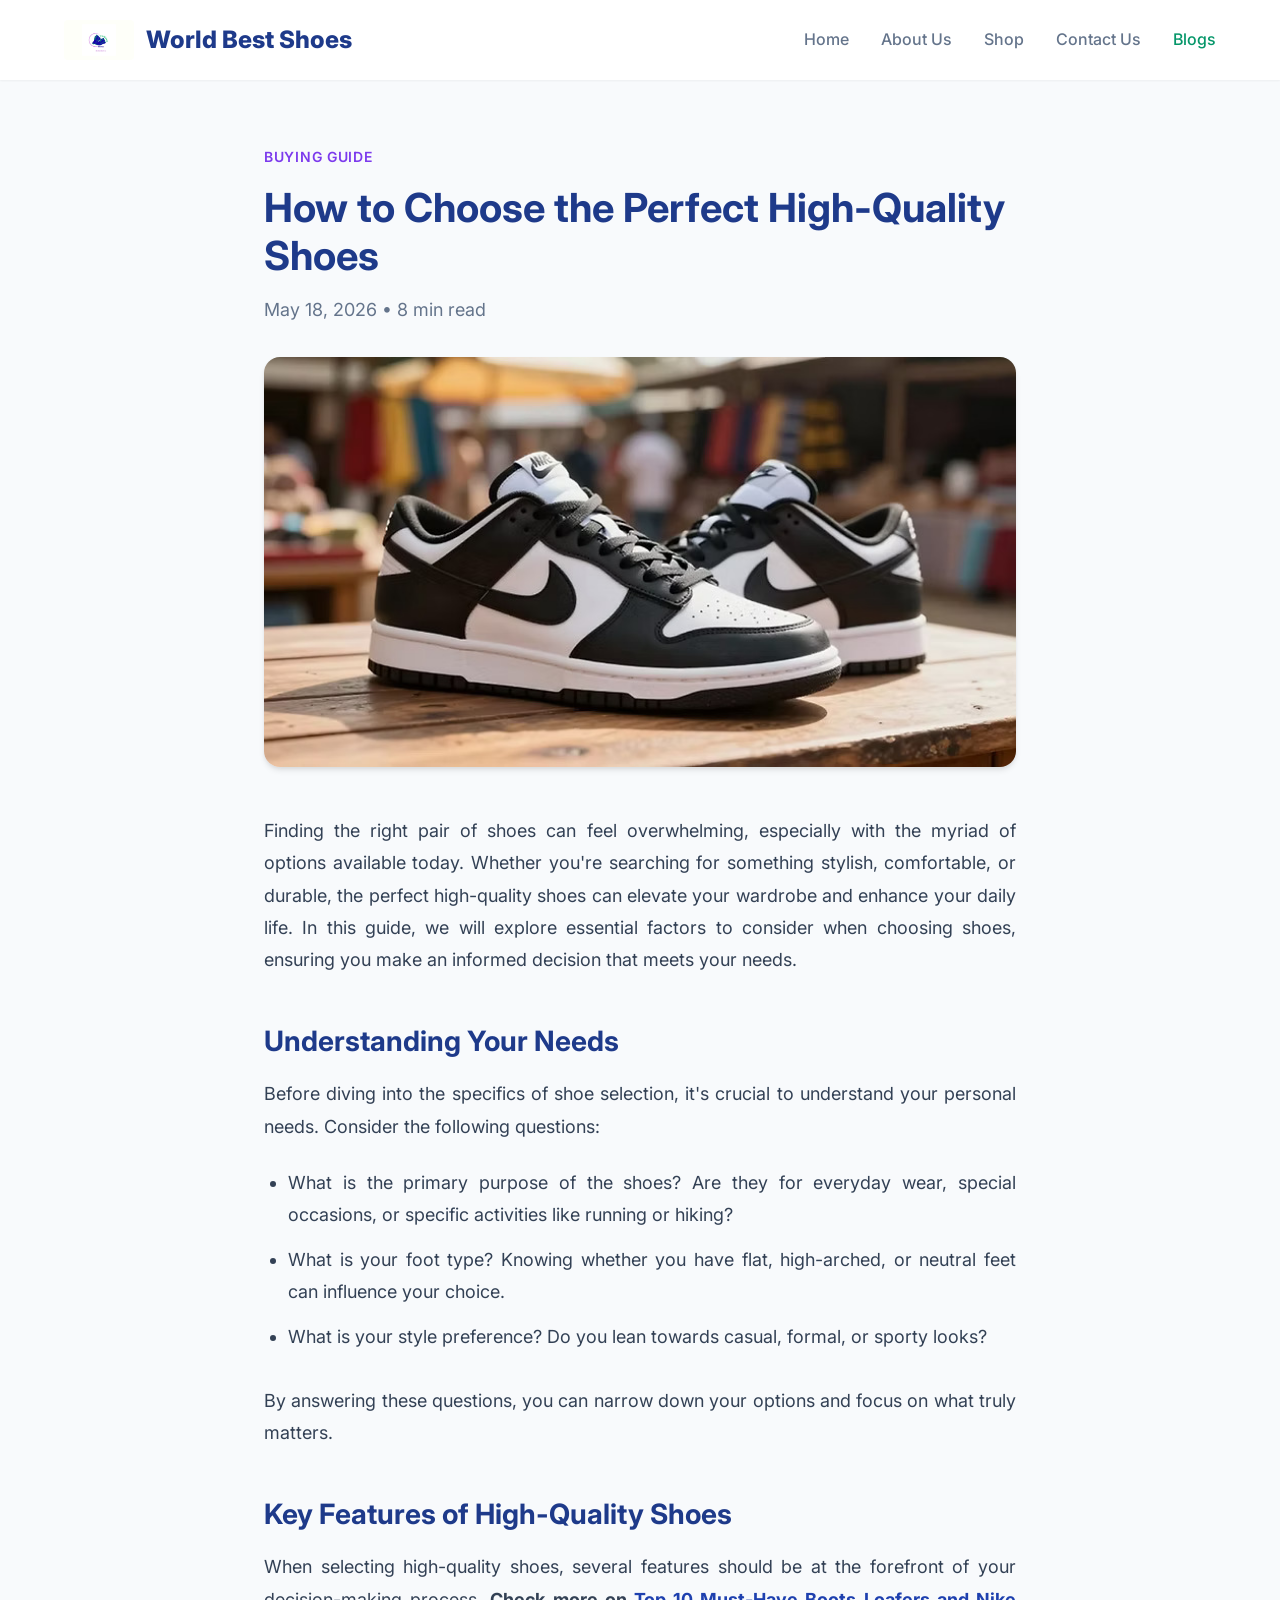
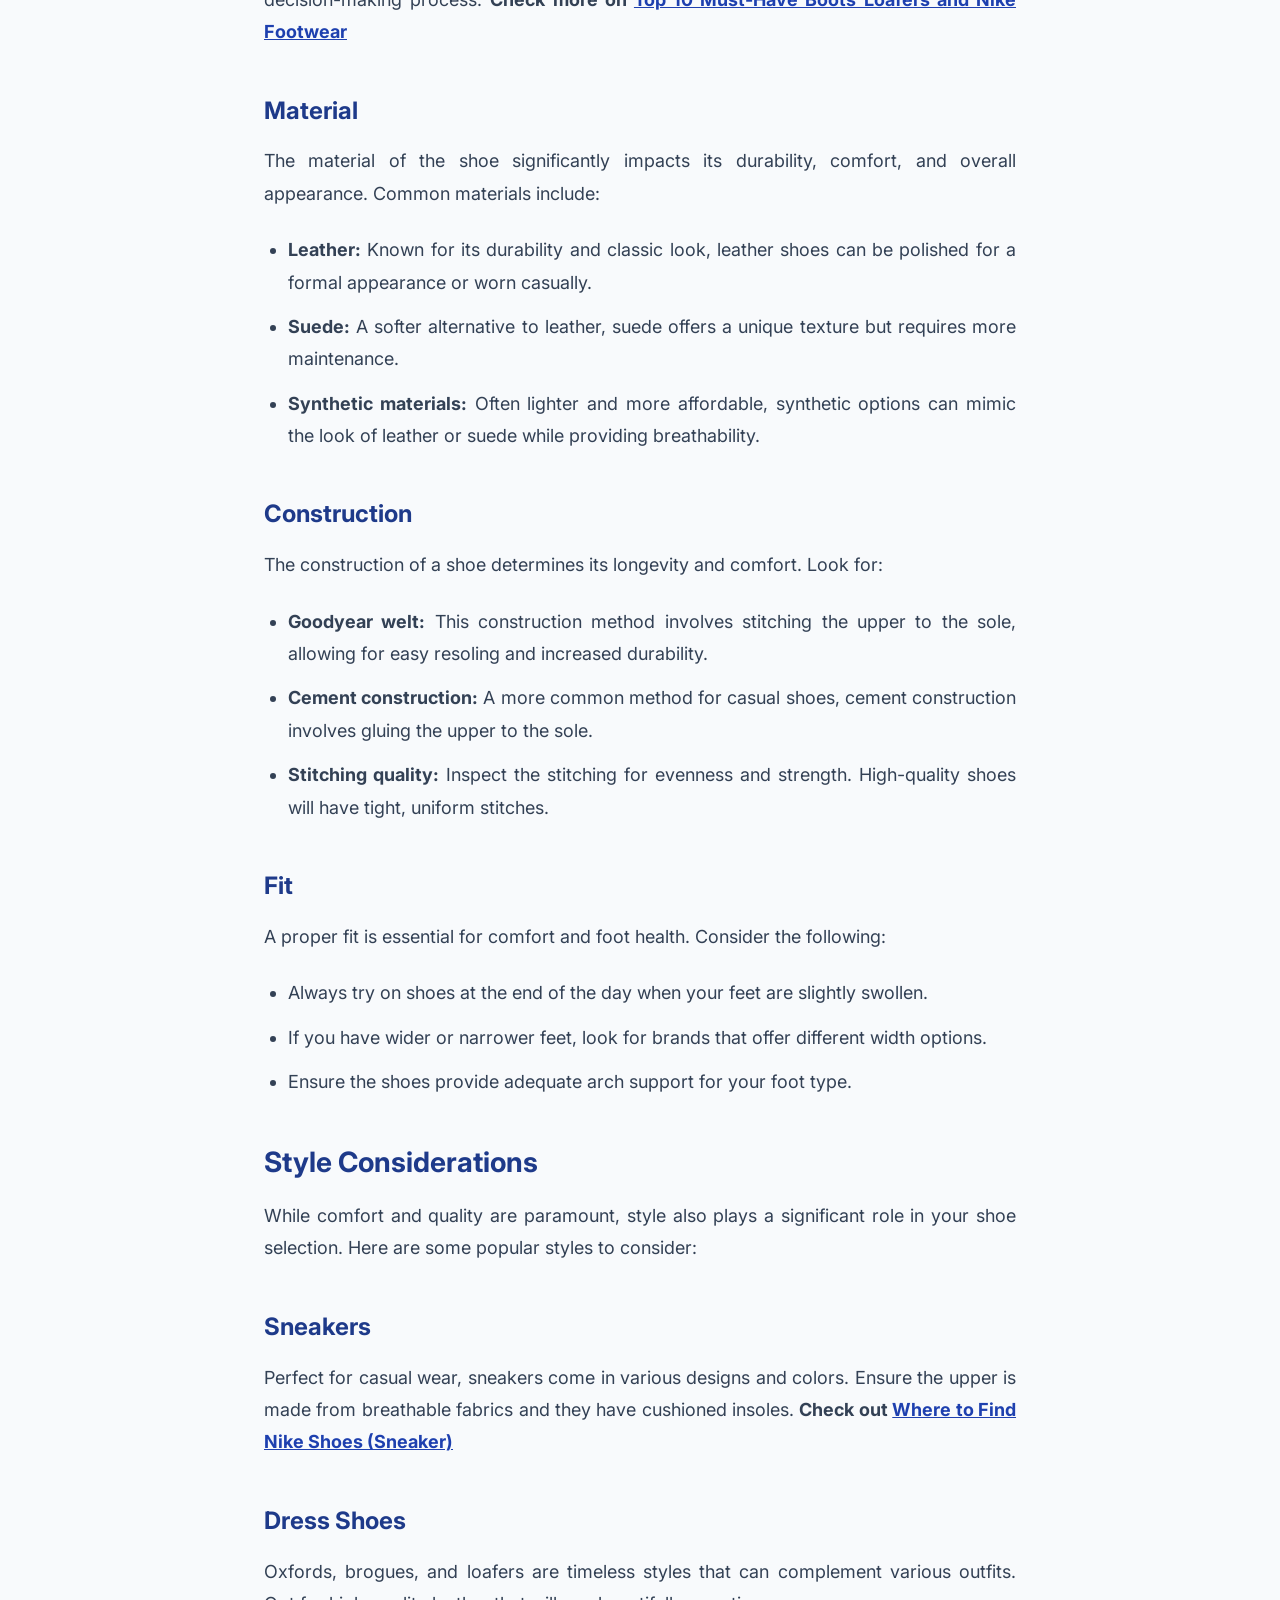
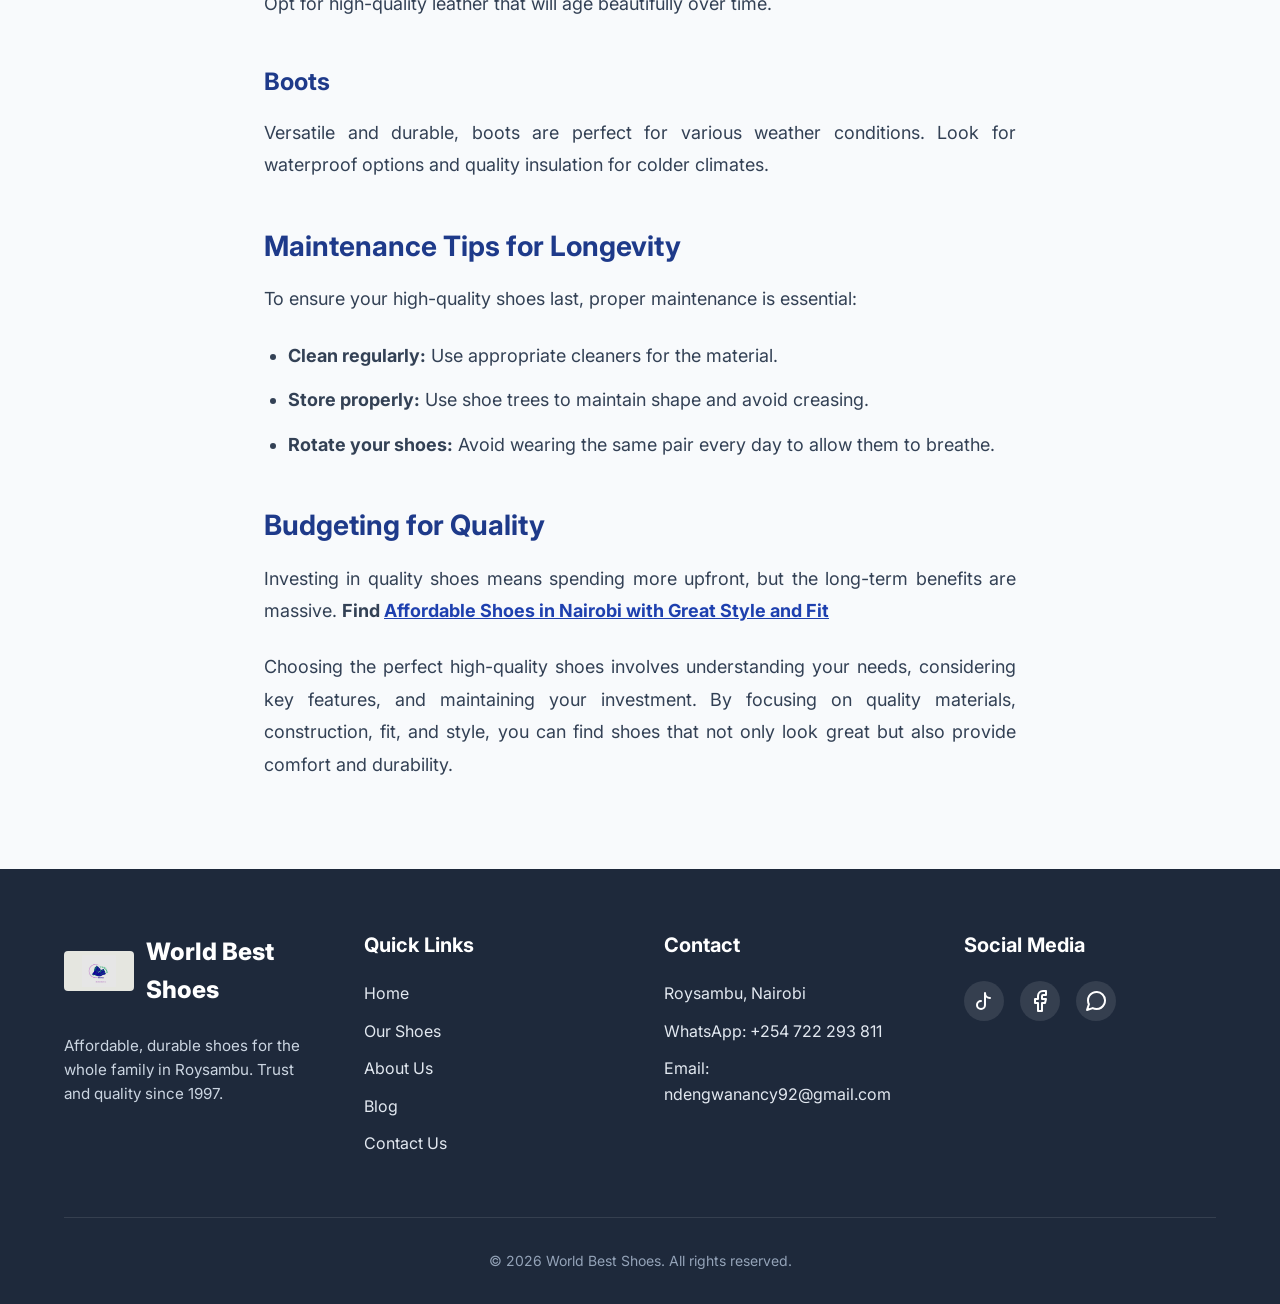
<file: blog-3.html>
<!DOCTYPE html>
<html lang="en">
<head>
    <meta charset="UTF-8">
    <meta name="viewport" content="width=device-width, initial-scale=1.0">
    <title>How to Choose the Perfect High-Quality Shoes | World Best Shoes</title>
    <meta name="description" content="Finding the right pair of shoes can feel overwhelming. Our guide helps you understand your needs and identify key features of high-quality footwear.">
    <link href="https://fonts.googleapis.com/css2?family=Inter:wght@400;500;600;700;800&display=swap" rel="stylesheet">
    <link rel="stylesheet" href="css/style.css">
</head>
<body>
    <!-- Header Navigation -->
    <header>
        <div class="container navbar">
            <a href="index.html" class="logo-container">
                <img src="assets/logo.jpeg" alt="World Best Shoes Logo">
                <span>World Best Shoes</span>
            </a>
            
            <button class="mobile-menu-btn" id="mobile-menu-btn" aria-label="Toggle Menu">
                <svg width="24" height="24" viewBox="0 0 24 24" fill="none" stroke="currentColor" stroke-width="2" stroke-linecap="round" stroke-linejoin="round"><line x1="3" y1="12" x2="21" y2="12"></line><line x1="3" y1="6" x2="21" y2="6"></line><line x1="3" y1="18" x2="21" y2="18"></line></svg>
            </button>

            <ul class="nav-links" id="nav-links">
                <li><a href="index.html">Home</a></li>
                <li><a href="about.html">About Us</a></li>
                <li><a href="products.html">Shop</a></li>
                <li><a href="contact.html">Contact Us</a></li>
                <li><a href="blog.html" class="active">Blogs</a></li>
            </ul>
        </div>
    </header>

    <!-- Blog Content -->
    <main class="container py-4" style="max-width: 800px;">
        
        <div style="margin-bottom: 2rem;">
            <span class="card-category" style="margin-bottom: 1rem; display: inline-block; color: var(--brand-purple);">Buying Guide</span>
            <h1 style="font-size: 2.5rem; margin-bottom: 1rem; color: var(--color-primary); line-height: 1.2;">How to Choose the Perfect High-Quality Shoes</h1>
            <p style="color: var(--color-text-muted); font-size: 1.125rem;">May 18, 2026 • 8 min read</p>
        </div>

        <img src="assets/blog-images/blog-3-image.jpg" alt="How to Choose the Perfect High-Quality Shoes" style="width: 100%; border-radius: var(--radius-lg); margin-bottom: 3rem; box-shadow: var(--shadow-md); object-fit: cover; max-height: 500px;">

        <article class="blog-article">
            <p>Finding the right pair of shoes can feel overwhelming, especially with the myriad of options available today. Whether you're searching for something stylish, comfortable, or durable, the perfect high-quality shoes can elevate your wardrobe and enhance your daily life. In this guide, we will explore essential factors to consider when choosing shoes, ensuring you make an informed decision that meets your needs.</p>

            <h2 style="font-size: 1.75rem;">Understanding Your Needs</h2>
            <p>Before diving into the specifics of shoe selection, it's crucial to understand your personal needs. Consider the following questions:</p>
            <ul>
                <li>What is the primary purpose of the shoes? Are they for everyday wear, special occasions, or specific activities like running or hiking?</li>
                <li>What is your foot type? Knowing whether you have flat, high-arched, or neutral feet can influence your choice.</li>
                <li>What is your style preference? Do you lean towards casual, formal, or sporty looks?</li>
            </ul>
            <p>By answering these questions, you can narrow down your options and focus on what truly matters.</p>

            <h2 style="font-size: 1.75rem;">Key Features of High-Quality Shoes</h2>
            <p>When selecting high-quality shoes, several features should be at the forefront of your decision-making process. <strong>Check more on <a href="blog-1.html" style="color: var(--brand-blue); text-decoration: underline;">Top 10 Must-Have Boots Loafers and Nike Footwear</a></strong></p>

            <h3 style="font-size: 1.5rem;">Material</h3>
            <p>The material of the shoe significantly impacts its durability, comfort, and overall appearance. Common materials include:</p>
            <ul>
                <li><strong>Leather:</strong> Known for its durability and classic look, leather shoes can be polished for a formal appearance or worn casually.</li>
                <li><strong>Suede:</strong> A softer alternative to leather, suede offers a unique texture but requires more maintenance.</li>
                <li><strong>Synthetic materials:</strong> Often lighter and more affordable, synthetic options can mimic the look of leather or suede while providing breathability.</li>
            </ul>

            <h3 style="font-size: 1.5rem;">Construction</h3>
            <p>The construction of a shoe determines its longevity and comfort. Look for:</p>
            <ul>
                <li><strong>Goodyear welt:</strong> This construction method involves stitching the upper to the sole, allowing for easy resoling and increased durability.</li>
                <li><strong>Cement construction:</strong> A more common method for casual shoes, cement construction involves gluing the upper to the sole.</li>
                <li><strong>Stitching quality:</strong> Inspect the stitching for evenness and strength. High-quality shoes will have tight, uniform stitches.</li>
            </ul>

            <h3 style="font-size: 1.5rem;">Fit</h3>
            <p>A proper fit is essential for comfort and foot health. Consider the following:</p>
            <ul>
                <li>Always try on shoes at the end of the day when your feet are slightly swollen.</li>
                <li>If you have wider or narrower feet, look for brands that offer different width options.</li>
                <li>Ensure the shoes provide adequate arch support for your foot type.</li>
            </ul>

            <h2 style="font-size: 1.75rem;">Style Considerations</h2>
            <p>While comfort and quality are paramount, style also plays a significant role in your shoe selection. Here are some popular styles to consider:</p>

            <h3 style="font-size: 1.5rem;">Sneakers</h3>
            <p>Perfect for casual wear, sneakers come in various designs and colors. Ensure the upper is made from breathable fabrics and they have cushioned insoles. <strong>Check out <a href="blog-2.html" style="color: var(--brand-blue); text-decoration: underline;">Where to Find Nike Shoes (Sneaker)</a></strong></p>

            <h3 style="font-size: 1.5rem;">Dress Shoes</h3>
            <p>Oxfords, brogues, and loafers are timeless styles that can complement various outfits. Opt for high-quality leather that will age beautifully over time.</p>

            <h3 style="font-size: 1.5rem;">Boots</h3>
            <p>Versatile and durable, boots are perfect for various weather conditions. Look for waterproof options and quality insulation for colder climates.</p>

            <h2 style="font-size: 1.75rem;">Maintenance Tips for Longevity</h2>
            <p>To ensure your high-quality shoes last, proper maintenance is essential:</p>
            <ul>
                <li><strong>Clean regularly:</strong> Use appropriate cleaners for the material.</li>
                <li><strong>Store properly:</strong> Use shoe trees to maintain shape and avoid creasing.</li>
                <li><strong>Rotate your shoes:</strong> Avoid wearing the same pair every day to allow them to breathe.</li>
            </ul>

            <h2 style="font-size: 1.75rem;">Budgeting for Quality</h2>
            <p>Investing in quality shoes means spending more upfront, but the long-term benefits are massive. <strong>Find <a href="products.html" style="color: var(--brand-blue); text-decoration: underline;">Affordable Shoes in Nairobi with Great Style and Fit</a></strong></p>

            <p>Choosing the perfect high-quality shoes involves understanding your needs, considering key features, and maintaining your investment. By focusing on quality materials, construction, fit, and style, you can find shoes that not only look great but also provide comfort and durability.</p>
        </article>
    </main>

    <!-- Footer -->
    <footer>
        <div class="container">
            <div class="footer-grid">
                <div class="footer-col">
                    <div class="logo-container" style="color: white; margin-bottom: 1.5rem;">
                        <img src="assets/logo.jpeg" alt="World Best Shoes Logo" style="filter: brightness(0.9);">
                        <span>World Best Shoes</span>
                    </div>
                    <p style="color: #cbd5e1; font-size: 0.95rem;">Affordable, durable shoes for the whole family in Roysambu. Trust and quality since 1997.</p>
                </div>
                
                <div class="footer-col">
                    <h3>Quick Links</h3>
                    <ul class="footer-links">
                        <li><a href="index.html">Home</a></li>
                        <li><a href="products.html">Our Shoes</a></li>
                        <li><a href="about.html">About Us</a></li>
                        <li><a href="blog.html">Blog</a></li>
                        <li><a href="contact.html">Contact Us</a></li>
                    </ul>
                </div>
                
                <div class="footer-col">
                    <h3>Contact</h3>
                    <ul class="footer-links">
                        <li>Roysambu, Nairobi</li>
                        <li>WhatsApp: +254 722 293 811</li>
                        <li>Email: ndengwanancy92@gmail.com</li>
                    </ul>
                </div>

                <div class="footer-col">
                    <h3>Social Media</h3>
                    <div class="social-links">
                        <a href="https://bit.ly/4eL8Oa7" target="_blank" class="social-icon" aria-label="TikTok">
                            <svg width="24" height="24" viewBox="0 0 24 24" fill="none" stroke="currentColor" stroke-width="2" stroke-linecap="round" stroke-linejoin="round"><path d="M9 12a4 4 0 1 0 4 4V4a5 5 0 0 0 5 5"></path></svg>
                        </a>
                        <a href="https://www.facebook.com/profile.php?id=61589473353394" target="_blank" class="social-icon" aria-label="Facebook">
                            <svg width="24" height="24" viewBox="0 0 24 24" fill="none" stroke="currentColor" stroke-width="2" stroke-linecap="round" stroke-linejoin="round"><path d="M18 2h-3a5 5 0 0 0-5 5v3H7v4h3v8h4v-8h3l1-4h-4V7a1 1 0 0 1 1-1h3z"></path></svg>
                        </a>
                        <a href="https://wa.me/254722293811" target="_blank" class="social-icon" aria-label="WhatsApp">
                            <svg width="24" height="24" viewBox="0 0 24 24" fill="none" stroke="currentColor" stroke-width="2" stroke-linecap="round" stroke-linejoin="round"><path d="M21 11.5a8.38 8.38 0 0 1-.9 3.8 8.5 8.5 0 0 1-7.6 4.7 8.38 8.38 0 0 1-3.8-.9L3 21l1.9-5.7a8.38 8.38 0 0 1-.9-3.8 8.5 8.5 0 0 1 4.7-7.6 8.38 8.38 0 0 1 3.8-.9h.5a8.48 8.48 0 0 1 8 8v.5z"></path></svg>
                        </a>
                    </div>
                </div>
            </div>
            
            <div class="footer-bottom">
                &copy; <span id="current-year"></span> World Best Shoes. All rights reserved.
            </div>
        </div>
    </footer>

    <script src="js/main.js"></script>
</body>
</html>
</file>
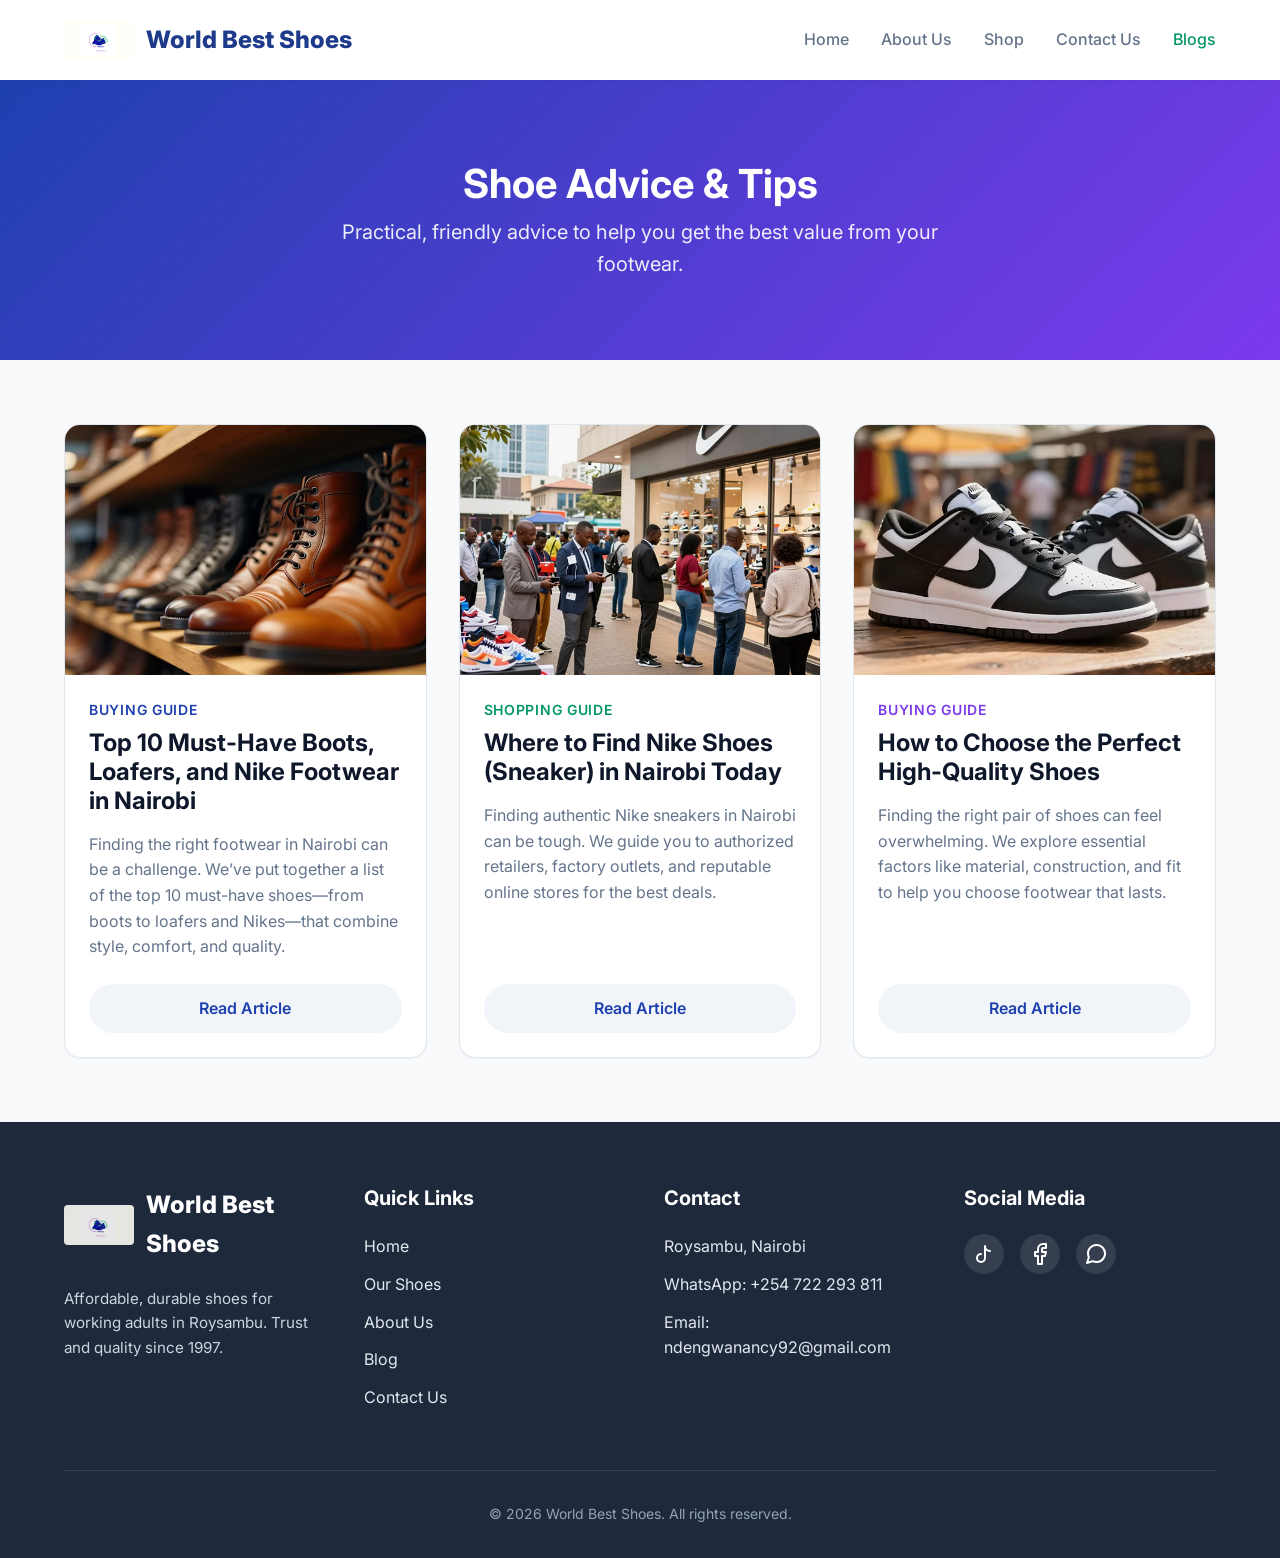
<file: blog.html>
<!DOCTYPE html>
<html lang="en">
<head>
    <meta charset="UTF-8">
    <meta name="viewport" content="width=device-width, initial-scale=1.0">
    <title>Blog & Tips | World Best Shoes</title>
    <meta name="description" content="Expert advice on choosing and maintaining Grade A thrift shoes for Men, Ladies, and Children. Tips from the footwear specialists at World Best Shoes.">
    <link href="https://fonts.googleapis.com/css2?family=Inter:wght@400;500;600;700;800&display=swap" rel="stylesheet">
    <link rel="stylesheet" href="css/style.css">
</head>
<body>
    <!-- Header Navigation -->
    <header>
        <div class="container navbar">
            <a href="index.html" class="logo-container">
                <img src="assets/logo.jpeg" alt="World Best Shoes Logo">
                <span>World Best Shoes</span>
            </a>
            
            <button class="mobile-menu-btn" id="mobile-menu-btn" aria-label="Toggle Menu">
                <svg width="24" height="24" viewBox="0 0 24 24" fill="none" stroke="currentColor" stroke-width="2" stroke-linecap="round" stroke-linejoin="round"><line x1="3" y1="12" x2="21" y2="12"></line><line x1="3" y1="6" x2="21" y2="6"></line><line x1="3" y1="18" x2="21" y2="18"></line></svg>
            </button>

            <ul class="nav-links" id="nav-links">
                <li><a href="index.html">Home</a></li>
                <li><a href="about.html">About Us</a></li>
                <li><a href="products.html">Shop</a></li>
                <li><a href="contact.html">Contact Us</a></li>
                <li><a href="blog.html" class="active">Blogs</a></li>
            </ul>
        </div>
    </header>

    <!-- Page Header -->
    <div class="page-header">
        <div class="container">
            <h1>Shoe Advice & Tips</h1>
            <p style="font-size: 1.25rem; opacity: 0.9; max-width: 600px; margin: 0 auto;">Practical, friendly advice to help you get the best value from your footwear.</p>
        </div>
    </div>

    <!-- Main Content -->
    <main class="container py-4">
        
        <div class="card-grid">
            <!-- Blog 1 -->
            <article class="card">
                <div class="card-img-wrapper">
                    <img src="assets/blog-images/blog-1-image.jpg" alt="Top 10 Must-Have Boots Loafers and Nike Footwear in Nairobi" class="card-img" style="object-position: center top;">
                </div>
                <div class="card-content">
                    <span class="card-category" style="color: var(--brand-blue);">Buying Guide</span>
                    <h3 class="card-title" style="font-size: 1.5rem; margin-bottom: 1rem;">Top 10 Must-Have Boots, Loafers, and Nike Footwear in Nairobi</h3>
                    <p style="color: var(--color-text-muted); margin-bottom: 1.5rem; flex-grow: 1;">
                        Finding the right footwear in Nairobi can be a challenge. We’ve put together a list of the top 10 must-have shoes—from boots to loafers and Nikes—that combine style, comfort, and quality.
                    </p>
                    <div class="card-footer">
                        <a href="blog-1.html" class="btn btn-secondary" style="width: 100%; border: none; background: #f1f5f9;">Read Article</a>
                    </div>
                </div>
            </article>

            <!-- Blog 2 -->
            <article class="card">
                <div class="card-img-wrapper">
                    <img src="assets/blog-images/blog-2-image.jpg" alt="Where to Find Nike Shoes (Sneaker) in Nairobi Today" class="card-img" style="object-position: center top;">
                </div>
                <div class="card-content">
                    <span class="card-category" style="color: var(--brand-green);">Shopping Guide</span>
                    <h3 class="card-title" style="font-size: 1.5rem; margin-bottom: 1rem;">Where to Find Nike Shoes (Sneaker) in Nairobi Today</h3>
                    <p style="color: var(--color-text-muted); margin-bottom: 1.5rem; flex-grow: 1;">
                        Finding authentic Nike sneakers in Nairobi can be tough. We guide you to authorized retailers, factory outlets, and reputable online stores for the best deals.
                    </p>
                    <div class="card-footer">
                        <a href="blog-2.html" class="btn btn-secondary" style="width: 100%; border: none; background: #f1f5f9;">Read Article</a>
                    </div>
                </div>
            </article>

            <!-- Blog 3 -->
            <article class="card">
                <div class="card-img-wrapper">
                    <img src="assets/blog-images/blog-3-image.jpg" alt="How to Choose the Perfect High-Quality Shoes" class="card-img" style="object-position: center top;">
                </div>
                <div class="card-content">
                    <span class="card-category" style="color: var(--brand-purple);">Buying Guide</span>
                    <h3 class="card-title" style="font-size: 1.5rem; margin-bottom: 1rem;">How to Choose the Perfect High-Quality Shoes</h3>
                    <p style="color: var(--color-text-muted); margin-bottom: 1.5rem; flex-grow: 1;">
                        Finding the right pair of shoes can feel overwhelming. We explore essential factors like material, construction, and fit to help you choose footwear that lasts.
                    </p>
                    <div class="card-footer">
                        <a href="blog-3.html" class="btn btn-secondary" style="width: 100%; border: none; background: #f1f5f9;">Read Article</a>
                    </div>
                </div>
            </article>
        </div>

    </main>

    <!-- Footer -->
    <footer>
        <div class="container">
            <div class="footer-grid">
                <div class="footer-col">
                    <div class="logo-container" style="color: white; margin-bottom: 1.5rem;">
                        <img src="assets/logo.jpeg" alt="World Best Shoes Logo" style="filter: brightness(0.9);">
                        <span>World Best Shoes</span>
                    </div>
                    <p style="color: #cbd5e1; font-size: 0.95rem;">Affordable, durable shoes for working adults in Roysambu. Trust and quality since 1997.</p>
                </div>
                
                <div class="footer-col">
                    <h3>Quick Links</h3>
                    <ul class="footer-links">
                        <li><a href="index.html">Home</a></li>
                        <li><a href="products.html">Our Shoes</a></li>
                        <li><a href="about.html">About Us</a></li>
                        <li><a href="blog.html">Blog</a></li>
                        <li><a href="contact.html">Contact Us</a></li>

                    </ul>
                </div>
                
                <div class="footer-col">
                    <h3>Contact</h3>
                    <ul class="footer-links">
                        <li>Roysambu, Nairobi</li>
                        <li>WhatsApp: +254 722 293 811</li>
                        <li>Email: ndengwanancy92@gmail.com</li>
                    </ul>
                </div>

                <div class="footer-col">
                    <h3>Social Media</h3>
                    <div class="social-links">
                        <a href="https://bit.ly/4eL8Oa7" target="_blank" class="social-icon" aria-label="TikTok">
                            <svg width="24" height="24" viewBox="0 0 24 24" fill="none" stroke="currentColor" stroke-width="2" stroke-linecap="round" stroke-linejoin="round"><path d="M9 12a4 4 0 1 0 4 4V4a5 5 0 0 0 5 5"></path></svg>
                        </a>
                        <a href="https://www.facebook.com/profile.php?id=61589473353394" target="_blank" class="social-icon" aria-label="Facebook">
                            <svg width="24" height="24" viewBox="0 0 24 24" fill="none" stroke="currentColor" stroke-width="2" stroke-linecap="round" stroke-linejoin="round"><path d="M18 2h-3a5 5 0 0 0-5 5v3H7v4h3v8h4v-8h3l1-4h-4V7a1 1 0 0 1 1-1h3z"></path></svg>
                        </a>
                        <a href="https://wa.me/254722293811" target="_blank" class="social-icon" aria-label="WhatsApp">
                            <svg width="24" height="24" viewBox="0 0 24 24" fill="none" stroke="currentColor" stroke-width="2" stroke-linecap="round" stroke-linejoin="round"><path d="M21 11.5a8.38 8.38 0 0 1-.9 3.8 8.5 8.5 0 0 1-7.6 4.7 8.38 8.38 0 0 1-3.8-.9L3 21l1.9-5.7a8.38 8.38 0 0 1-.9-3.8 8.5 8.5 0 0 1 4.7-7.6 8.38 8.38 0 0 1 3.8-.9h.5a8.48 8.48 0 0 1 8 8v.5z"></path></svg>
                        </a>
                    </div>
                </div>
            </div>
            
            <div class="footer-bottom">
                &copy; <span id="current-year"></span> World Best Shoes. All rights reserved.
            </div>
        </div>
    </footer>

    <script src="js/main.js"></script>
</body>
</html>
</file>
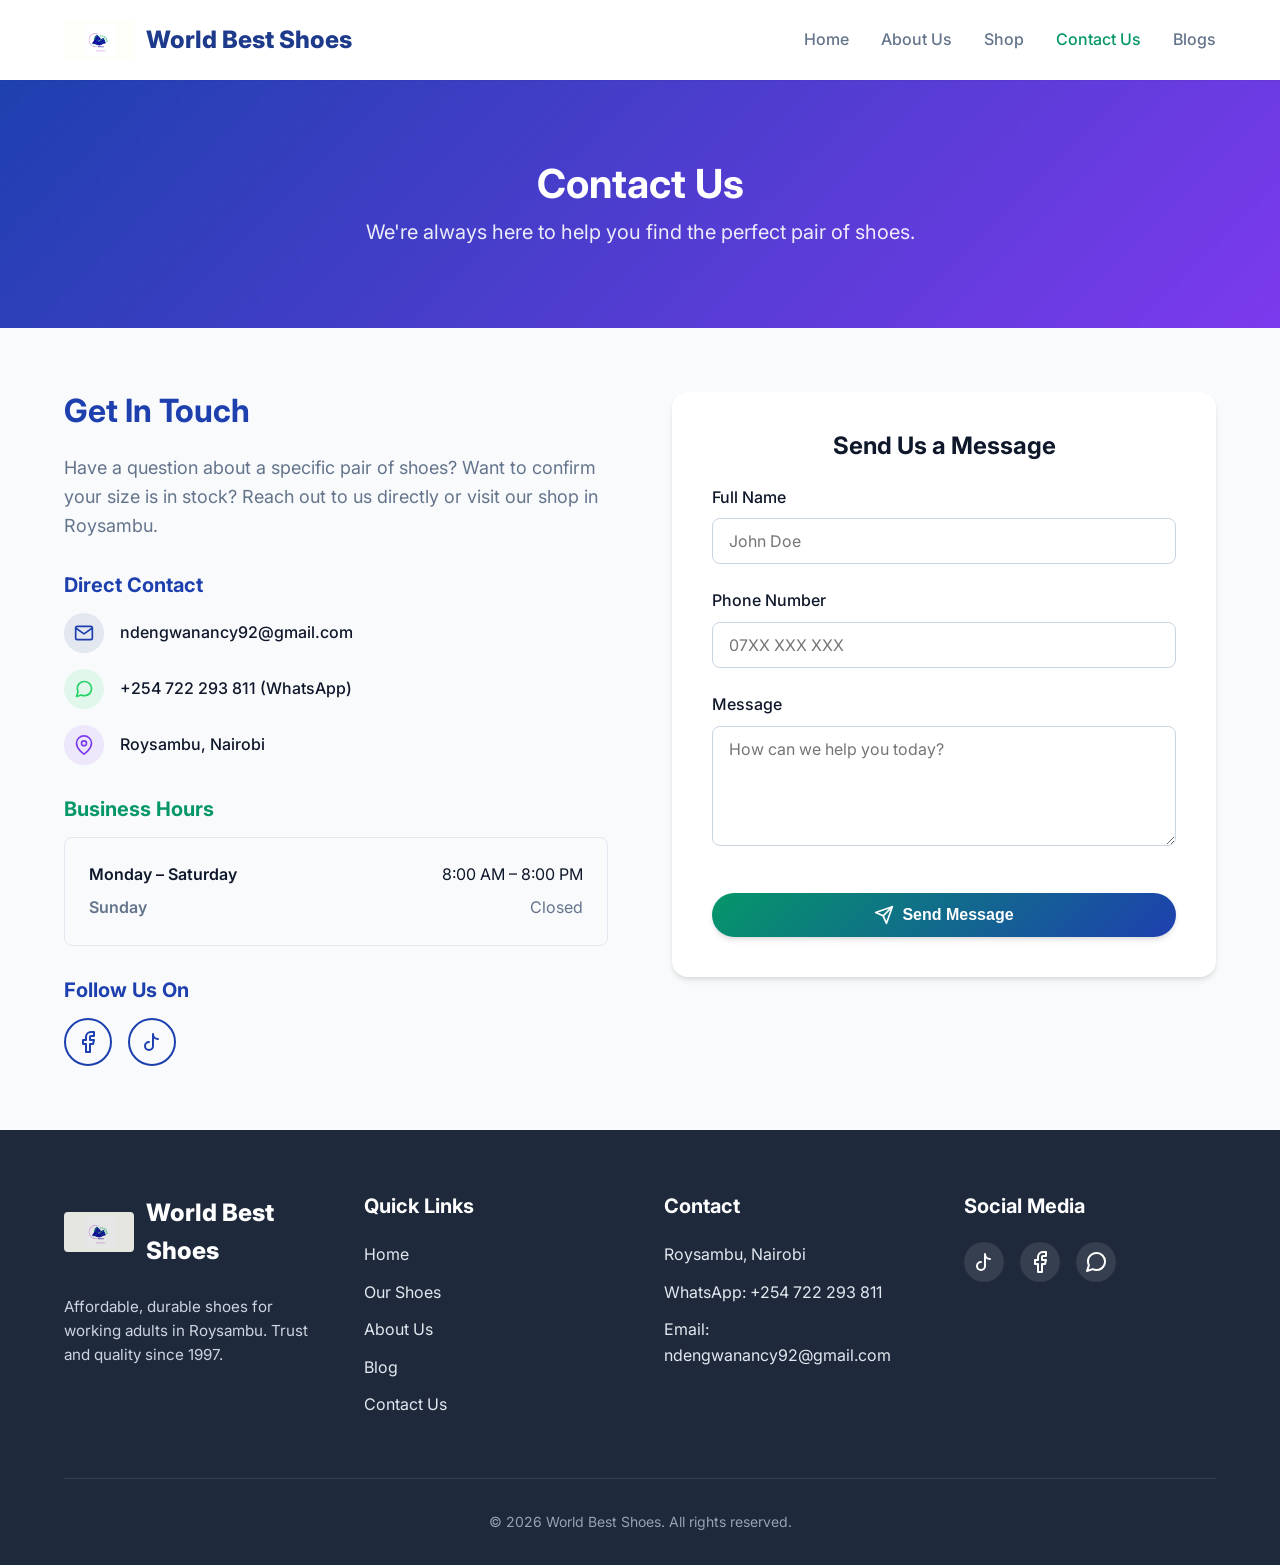
<file: contact.html>
<!DOCTYPE html>
<html lang="en">
<head>
    <meta charset="UTF-8">
    <meta name="viewport" content="width=device-width, initial-scale=1.0">
    <title>Contact Us | World Best Shoes</title>
    <meta name="description" content="Get in touch with World Best Shoes in Roysambu. We offer premium Grade A thrift footwear for men, ladies, and children. Call, WhatsApp, or visit us today.">
    <link href="https://fonts.googleapis.com/css2?family=Inter:wght@400;500;600;700;800&display=swap" rel="stylesheet">
    <link rel="stylesheet" href="css/style.css">
</head>
<body>
    <!-- Header Navigation -->
    <header>
        <div class="container navbar">
            <a href="index.html" class="logo-container">
                <img src="assets/logo.jpeg" alt="World Best Shoes Logo">
                <span>World Best Shoes</span>
            </a>
            
            <button class="mobile-menu-btn" id="mobile-menu-btn" aria-label="Toggle Menu">
                <svg width="24" height="24" viewBox="0 0 24 24" fill="none" stroke="currentColor" stroke-width="2" stroke-linecap="round" stroke-linejoin="round"><line x1="3" y1="12" x2="21" y2="12"></line><line x1="3" y1="6" x2="21" y2="6"></line><line x1="3" y1="18" x2="21" y2="18"></line></svg>
            </button>

            <ul class="nav-links" id="nav-links">
                <li><a href="index.html">Home</a></li>
                <li><a href="about.html">About Us</a></li>
                <li><a href="products.html">Shop</a></li>
                <li><a href="contact.html" class="active">Contact Us</a></li>
                <li><a href="blog.html">Blogs</a></li>
            </ul>
        </div>
    </header>

    <!-- Page Header -->
    <div class="page-header">
        <div class="container">
            <h1>Contact Us</h1>
            <p style="font-size: 1.25rem; opacity: 0.9; max-width: 600px; margin: 0 auto;">We're always here to help you find the perfect pair of shoes.</p>
        </div>
    </div>

    <!-- Main Content -->
    <main class="container py-4">
        
        <div style="display: grid; grid-template-columns: repeat(auto-fit, minmax(300px, 1fr)); gap: 4rem;">
            
            <!-- Contact Information -->
            <div>
                <h2 style="color: var(--brand-blue); font-size: 2rem; margin-bottom: 1.5rem;">Get In Touch</h2>
                <p style="color: var(--color-text-muted); margin-bottom: 2rem; font-size: 1.125rem;">
                    Have a question about a specific pair of shoes? Want to confirm your size is in stock? Reach out to us directly or visit our shop in Roysambu.
                </p>

                <div style="margin-bottom: 2rem;">
                    <h3 style="font-size: 1.25rem; margin-bottom: 1rem; color: var(--brand-blue);">Direct Contact</h3>
                    <ul style="list-style: none;">
                        <li style="display: flex; align-items: center; gap: 1rem; margin-bottom: 1rem;">
                            <div style="width: 40px; height: 40px; background: rgba(30, 58, 138, 0.1); color: var(--brand-blue); border-radius: 50%; display: flex; align-items: center; justify-content: center;">
                                <svg width="20" height="20" viewBox="0 0 24 24" fill="none" stroke="currentColor" stroke-width="2" stroke-linecap="round" stroke-linejoin="round"><path d="M4 4h16c1.1 0 2 .9 2 2v12c0 1.1-.9 2-2 2H4c-1.1 0-2-.9-2-2V6c0-1.1.9-2 2-2z"></path><polyline points="22,6 12,13 2,6"></polyline></svg>
                            </div>
                            <a href="mailto:ndengwanancy92@gmail.com" style="font-weight: 500;">ndengwanancy92@gmail.com</a>
                        </li>
                        <li style="display: flex; align-items: center; gap: 1rem; margin-bottom: 1rem;">
                            <div style="width: 40px; height: 40px; background: rgba(37, 211, 102, 0.1); color: #25D366; border-radius: 50%; display: flex; align-items: center; justify-content: center;">
                                <svg width="20" height="20" viewBox="0 0 24 24" fill="none" stroke="currentColor" stroke-width="2" stroke-linecap="round" stroke-linejoin="round"><path d="M21 11.5a8.38 8.38 0 0 1-.9 3.8 8.5 8.5 0 0 1-7.6 4.7 8.38 8.38 0 0 1-3.8-.9L3 21l1.9-5.7a8.38 8.38 0 0 1-.9-3.8 8.5 8.5 0 0 1 4.7-7.6 8.38 8.38 0 0 1 3.8-.9h.5a8.48 8.48 0 0 1 8 8v.5z"></path></svg>
                            </div>
                            <a href="https://wa.me/254722293811" target="_blank" style="font-weight: 500;">+254 722 293 811 (WhatsApp)</a>
                        </li>
                        <li style="display: flex; align-items: center; gap: 1rem;">
                            <div style="width: 40px; height: 40px; background: rgba(124, 58, 237, 0.1); color: var(--brand-purple); border-radius: 50%; display: flex; align-items: center; justify-content: center;">
                                <svg width="20" height="20" viewBox="0 0 24 24" fill="none" stroke="currentColor" stroke-width="2" stroke-linecap="round" stroke-linejoin="round"><path d="M21 10c0 7-9 13-9 13s-9-6-9-13a9 9 0 0 1 18 0z"></path><circle cx="12" cy="10" r="3"></circle></svg>
                            </div>
                            <span style="font-weight: 500;">Roysambu, Nairobi</span>
                        </li>
                    </ul>
                </div>

                <div style="margin-bottom: 2rem;">
                    <h3 style="font-size: 1.25rem; margin-bottom: 1rem; color: var(--brand-green);">Business Hours</h3>
                    <div style="background: var(--color-bg-light); padding: 1.5rem; border-radius: var(--radius-md); border: 1px solid #e2e8f0;">
                        <div style="display: flex; justify-content: space-between; margin-bottom: 0.5rem;">
                            <span style="font-weight: 600;">Monday – Saturday</span>
                            <span>8:00 AM – 8:00 PM</span>
                        </div>
                        <div style="display: flex; justify-content: space-between; color: var(--color-text-muted);">
                            <span style="font-weight: 600;">Sunday</span>
                            <span>Closed</span>
                        </div>
                    </div>
                </div>

                <div>
                    <h3 style="font-size: 1.25rem; margin-bottom: 1rem; color: var(--brand-blue);">Follow Us On</h3>
                    <div style="display: flex; gap: 1rem;">
                        <a href="https://www.facebook.com/search/top?q=nancy%20ndegwa" target="_blank" class="btn btn-secondary" aria-label="Facebook" style="padding: 0.5rem; border-radius: 50%; width: 48px; height: 48px;">
                            <svg width="24" height="24" viewBox="0 0 24 24" fill="none" stroke="currentColor" stroke-width="2" stroke-linecap="round" stroke-linejoin="round"><path d="M18 2h-3a5 5 0 0 0-5 5v3H7v4h3v8h4v-8h3l1-4h-4V7a1 1 0 0 1 1-1h3z"></path></svg>
                        </a>
                        <a href="https://bit.ly/4eL8Oa7?_r=1&_d=f03flcmbbac37g&sec_uid=MS4wLjABAAAAOObfiXr6QEoJHBP81IkLymYwqBzknI4AmmGUtxWkkrVyK195Z3li5z8yrFcLRxc0&share_author_id=7564065396794934293&sharer_language=en&source=h5_m&u_code=f03fm6d8kke270&utm_source=whatsapp&utm_campaign=client_share&share_link_id=323ab00a-8728-4b1d-b6a6-98ffa971118e&share_app_id=1340&ugbiz_name=Account&lang=en-GB&user_id=7564065396794934293&sec_user_id=MS4wLjABAAAAOObfiXr6QEoJHBP81IkLymYwqBzknI4AmmGUtxWkkrVyK195Z3li5z8yrFcLRxc0&enable_checksum=1" target="_blank" class="btn btn-secondary" aria-label="TikTok" style="padding: 0.5rem; border-radius: 50%; width: 48px; height: 48px; display: flex; align-items: center; justify-content: center;">
                            <svg width="24" height="24" viewBox="0 0 24 24" fill="none" stroke="currentColor" stroke-width="2" stroke-linecap="round" stroke-linejoin="round"><path d="M9 12a4 4 0 1 0 4 4V4a5 5 0 0 0 5 5"></path></svg>
                        </a>
                    </div>
                </div>
            </div>

            <!-- Contact Form -->
            <div>
                <form class="contact-form" action="#" method="POST" onsubmit="event.preventDefault(); alert('Thank you for reaching out! We will contact you soon.');">
                    <h3 style="font-size: 1.5rem; margin-bottom: 1.5rem; text-align: center;">Send Us a Message</h3>
                    
                    <div class="form-group">
                        <label for="name" class="form-label">Full Name</label>
                        <input type="text" id="name" name="name" class="form-control" required placeholder="John Doe">
                    </div>
                    
                    <div class="form-group">
                        <label for="phone" class="form-label">Phone Number</label>
                        <input type="tel" id="phone" name="phone" class="form-control" required placeholder="07XX XXX XXX">
                    </div>
                    
                    <div class="form-group">
                        <label for="message" class="form-label">Message</label>
                        <textarea id="message" name="message" class="form-control" required placeholder="How can we help you today?"></textarea>
                    </div>
                    
                    <button type="submit" class="btn btn-primary" style="width: 100%; margin-top: 1rem;">
                        <svg width="20" height="20" viewBox="0 0 24 24" fill="none" stroke="currentColor" stroke-width="2" stroke-linecap="round" stroke-linejoin="round"><line x1="22" y1="2" x2="11" y2="13"></line><polygon points="22 2 15 22 11 13 2 9 22 2"></polygon></svg>
                        Send Message
                    </button>
                </form>
            </div>
            
        </div>
    </main>

    <!-- Footer -->
    <footer>
        <div class="container">
            <div class="footer-grid">
                <div class="footer-col">
                    <div class="logo-container" style="color: white; margin-bottom: 1.5rem;">
                        <img src="assets/logo.jpeg" alt="World Best Shoes Logo" style="filter: brightness(0.9);">
                        <span>World Best Shoes</span>
                    </div>
                    <p style="color: #cbd5e1; font-size: 0.95rem;">Affordable, durable shoes for working adults in Roysambu. Trust and quality since 1997.</p>
                </div>
                
                <div class="footer-col">
                    <h3>Quick Links</h3>
                    <ul class="footer-links">
                        <li><a href="index.html">Home</a></li>
                        <li><a href="products.html">Our Shoes</a></li>
                        <li><a href="about.html">About Us</a></li>
                        <li><a href="blog.html">Blog</a></li>
                        <li><a href="contact.html">Contact Us</a></li>

                    </ul>
                </div>
                
                <div class="footer-col">
                    <h3>Contact</h3>
                    <ul class="footer-links">
                        <li>Roysambu, Nairobi</li>
                        <li>WhatsApp: +254 722 293 811</li>
                        <li>Email: ndengwanancy92@gmail.com</li>
                    </ul>
                </div>

                <div class="footer-col">
                    <h3>Social Media</h3>
                    <div class="social-links">
                        <a href="https://bit.ly/4eL8Oa7" target="_blank" class="social-icon" aria-label="TikTok">
                            <svg width="24" height="24" viewBox="0 0 24 24" fill="none" stroke="currentColor" stroke-width="2" stroke-linecap="round" stroke-linejoin="round"><path d="M9 12a4 4 0 1 0 4 4V4a5 5 0 0 0 5 5"></path></svg>
                        </a>
                        <a href="https://www.facebook.com/profile.php?id=61589473353394" target="_blank" class="social-icon" aria-label="Facebook">
                            <svg width="24" height="24" viewBox="0 0 24 24" fill="none" stroke="currentColor" stroke-width="2" stroke-linecap="round" stroke-linejoin="round"><path d="M18 2h-3a5 5 0 0 0-5 5v3H7v4h3v8h4v-8h3l1-4h-4V7a1 1 0 0 1 1-1h3z"></path></svg>
                        </a>
                        <a href="https://wa.me/254722293811" target="_blank" class="social-icon" aria-label="WhatsApp">
                            <svg width="24" height="24" viewBox="0 0 24 24" fill="none" stroke="currentColor" stroke-width="2" stroke-linecap="round" stroke-linejoin="round"><path d="M21 11.5a8.38 8.38 0 0 1-.9 3.8 8.5 8.5 0 0 1-7.6 4.7 8.38 8.38 0 0 1-3.8-.9L3 21l1.9-5.7a8.38 8.38 0 0 1-.9-3.8 8.5 8.5 0 0 1 4.7-7.6 8.38 8.38 0 0 1 3.8-.9h.5a8.48 8.48 0 0 1 8 8v.5z"></path></svg>
                        </a>
                    </div>
                </div>
            </div>
            
            <div class="footer-bottom">
                &copy; <span id="current-year"></span> World Best Shoes. All rights reserved.
            </div>
        </div>
    </footer>

    <script src="js/main.js"></script>
</body>
</html>
</file>
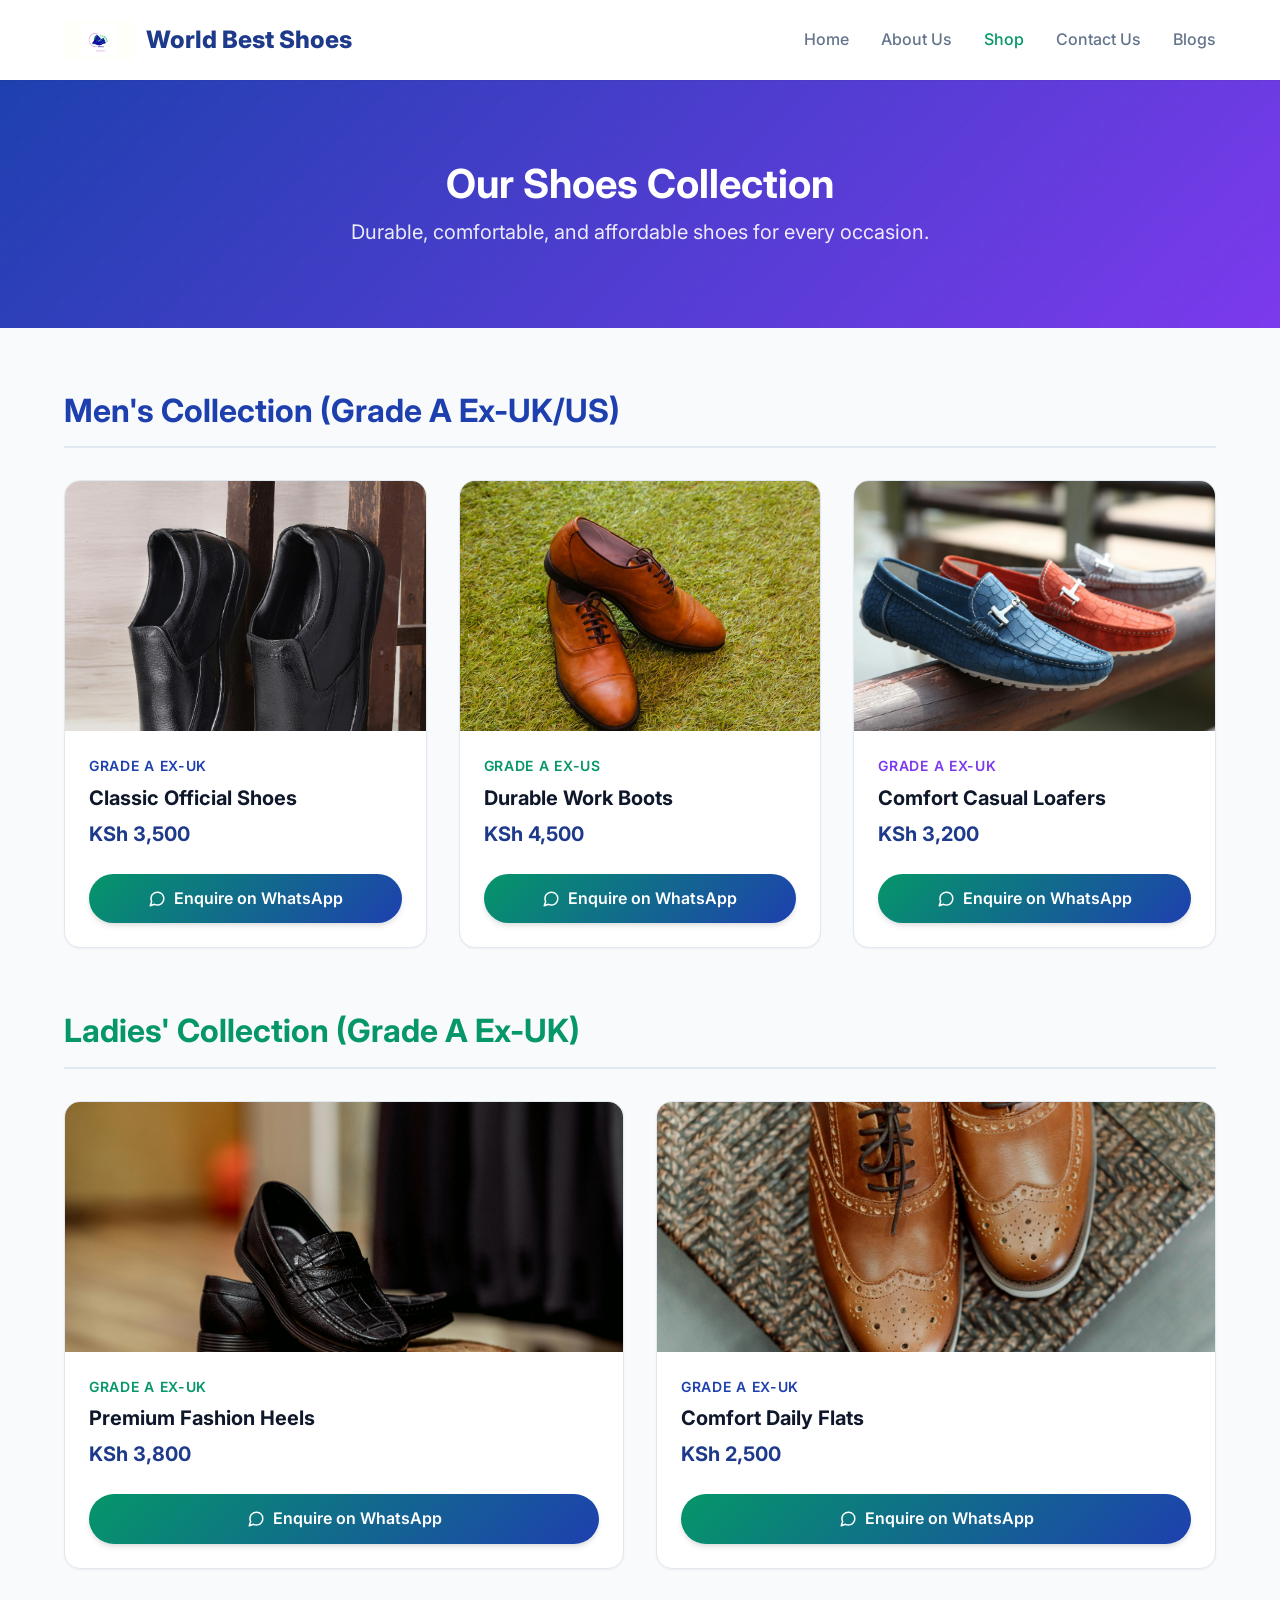
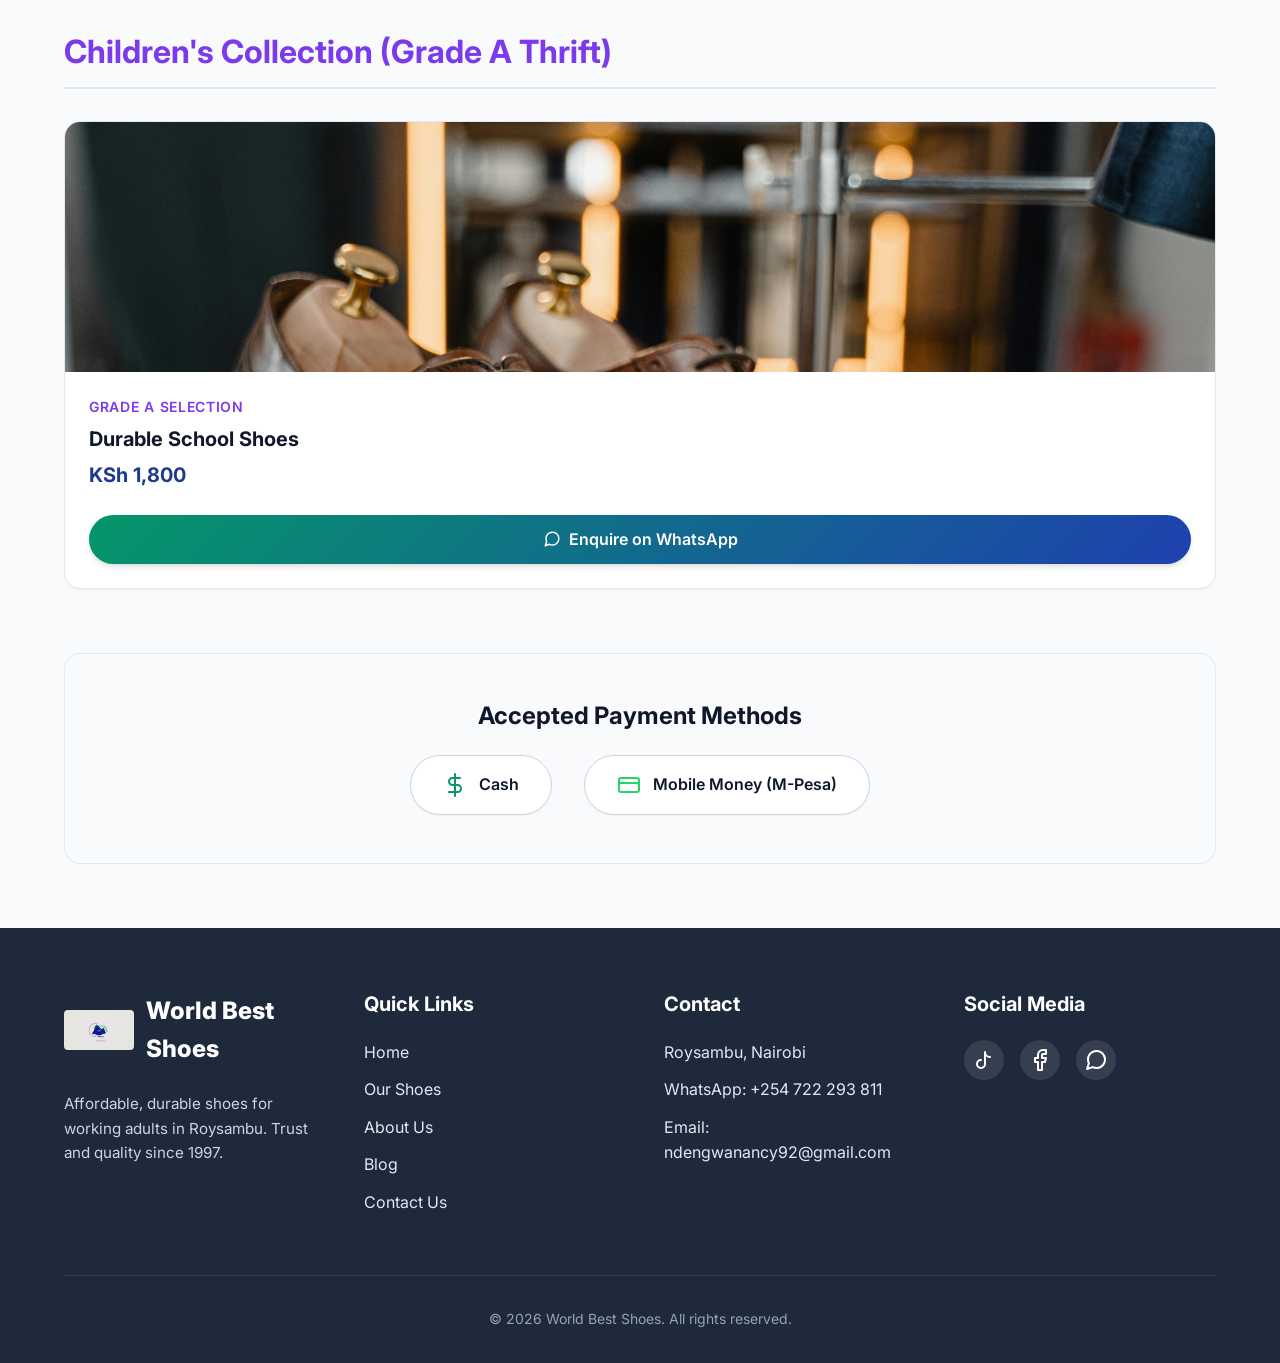
<file: products.html>
<!DOCTYPE html>
<html lang="en">
<head>
    <meta charset="UTF-8">
    <meta name="viewport" content="width=device-width, initial-scale=1.0">
    <title>Our Collections | World Best Shoes - Grade A Ex-UK & Ex-US Footwear</title>
    <meta name="description" content="Browse our Grade A selection of thrift shoes for Men, Ladies, and Children. Hand-picked Ex-UK and Ex-US quality footwear in Roysambu.">
    <link href="https://fonts.googleapis.com/css2?family=Inter:wght@400;500;600;700;800&display=swap" rel="stylesheet">
    <link rel="stylesheet" href="css/style.css">
</head>
<body>
    <!-- Header Navigation -->
    <header>
        <div class="container navbar">
            <a href="index.html" class="logo-container">
                <img src="assets/logo.jpeg" alt="World Best Shoes Logo">
                <span>World Best Shoes</span>
            </a>
            
            <button class="mobile-menu-btn" id="mobile-menu-btn" aria-label="Toggle Menu">
                <svg width="24" height="24" viewBox="0 0 24 24" fill="none" stroke="currentColor" stroke-width="2" stroke-linecap="round" stroke-linejoin="round"><line x1="3" y1="12" x2="21" y2="12"></line><line x1="3" y1="6" x2="21" y2="6"></line><line x1="3" y1="18" x2="21" y2="18"></line></svg>
            </button>

            <ul class="nav-links" id="nav-links">
                <li><a href="index.html">Home</a></li>
                <li><a href="about.html">About Us</a></li>
                <li><a href="products.html" class="active">Shop</a></li>
                <li><a href="contact.html">Contact Us</a></li>
                <li><a href="blog.html">Blogs</a></li>
            </ul>
        </div>
    </header>

    <!-- Page Header -->
    <div class="page-header">
        <div class="container">
            <h1>Our Shoes Collection</h1>
            <p style="font-size: 1.25rem; opacity: 0.9; max-width: 600px; margin: 0 auto;">Durable, comfortable, and affordable shoes for every occasion.</p>
        </div>
    </div>

    <!-- Main Content -->
    <main class="container py-4">
        
        <!-- Men's Collection -->
        <section class="mb-4">
            <div style="display: flex; justify-content: space-between; align-items: flex-end; margin-bottom: 2rem; border-bottom: 2px solid #e2e8f0; padding-bottom: 1rem;">
                <h2 style="color: var(--brand-blue); font-size: 2rem; margin: 0;">Men's Collection (Grade A Ex-UK/US)</h2>
            </div>
            
            <div class="card-grid">
                <!-- Product 1 -->
                <div class="card">
                    <div class="card-img-wrapper">
                        <img src="assets/products/pexels-alokkd1-31844638.jpg" alt="Men's Official Shoes" class="card-img" style="object-position: center top;">
                    </div>
                    <div class="card-content">
                        <span class="card-category" style="color: var(--brand-blue);">Grade A Ex-UK</span>
                        <h3 class="card-title">Classic Official Shoes</h3>
                        <div class="card-price">KSh 3,500</div>
                        <div class="card-footer">
                            <a href="https://wa.me/254722293811?text=I'm%20interested%20in%20the%20Men's%20Grade%20A%20Ex-UK%20Official%20Shoes" target="_blank" class="btn btn-primary" style="width: 100%;">
                                <svg width="18" height="18" viewBox="0 0 24 24" fill="none" stroke="currentColor" stroke-width="2" stroke-linecap="round" stroke-linejoin="round"><path d="M21 11.5a8.38 8.38 0 0 1-.9 3.8 8.5 8.5 0 0 1-7.6 4.7 8.38 8.38 0 0 1-3.8-.9L3 21l1.9-5.7a8.38 8.38 0 0 1-.9-3.8 8.5 8.5 0 0 1 4.7-7.6 8.38 8.38 0 0 1 3.8-.9h.5a8.48 8.48 0 0 1 8 8v.5z"></path></svg>
                                Enquire on WhatsApp
                            </a>
                        </div>
                    </div>
                </div>

                <!-- Product 2 -->
                <div class="card">
                    <div class="card-img-wrapper">
                        <img src="assets/products/pexels-duncanoluwaseun-186037.jpg" alt="Men's Work Shoes" class="card-img" style="object-position: center top;">
                    </div>
                    <div class="card-content">
                        <span class="card-category" style="color: var(--brand-green);">Grade A Ex-US</span>
                        <h3 class="card-title">Durable Work Boots</h3>
                        <div class="card-price">KSh 4,500</div>
                        <div class="card-footer">
                            <a href="https://wa.me/254722293811?text=I'm%20interested%20in%20the%20Men's%20Grade%20A%20Ex-US%20Work%20Boots" target="_blank" class="btn btn-primary" style="width: 100%;">
                                <svg width="18" height="18" viewBox="0 0 24 24" fill="none" stroke="currentColor" stroke-width="2" stroke-linecap="round" stroke-linejoin="round"><path d="M21 11.5a8.38 8.38 0 0 1-.9 3.8 8.5 8.5 0 0 1-7.6 4.7 8.38 8.38 0 0 1-3.8-.9L3 21l1.9-5.7a8.38 8.38 0 0 1-.9-3.8 8.5 8.5 0 0 1 4.7-7.6 8.38 8.38 0 0 1 3.8-.9h.5a8.48 8.48 0 0 1 8 8v.5z"></path></svg>
                                Enquire on WhatsApp
                            </a>
                        </div>
                    </div>
                </div>

                <!-- Product 3 -->
                <div class="card">
                    <div class="card-img-wrapper">
                        <img src="assets/products/pexels-pixabay-267301.jpg" alt="Men's Casual Loafers" class="card-img" style="object-position: center top;">
                    </div>
                    <div class="card-content">
                        <span class="card-category" style="color: var(--brand-purple);">Grade A Ex-UK</span>
                        <h3 class="card-title">Comfort Casual Loafers</h3>
                        <div class="card-price">KSh 3,200</div>
                        <div class="card-footer">
                            <a href="https://wa.me/254722293811?text=I'm%20interested%20in%20the%20Men's%20Grade%20A%20Ex-UK%20Loafers" target="_blank" class="btn btn-primary" style="width: 100%;">
                                <svg width="18" height="18" viewBox="0 0 24 24" fill="none" stroke="currentColor" stroke-width="2" stroke-linecap="round" stroke-linejoin="round"><path d="M21 11.5a8.38 8.38 0 0 1-.9 3.8 8.5 8.5 0 0 1-7.6 4.7 8.38 8.38 0 0 1-3.8-.9L3 21l1.9-5.7a8.38 8.38 0 0 1-.9-3.8 8.5 8.5 0 0 1 4.7-7.6 8.38 8.38 0 0 1 3.8-.9h.5a8.48 8.48 0 0 1 8 8v.5z"></path></svg>
                                Enquire on WhatsApp
                            </a>
                        </div>
                    </div>
                </div>
            </div>
        </section>

        <!-- Ladies' Collection -->
        <section class="mb-4">
            <div style="display: flex; justify-content: space-between; align-items: flex-end; margin-bottom: 2rem; border-bottom: 2px solid #e2e8f0; padding-bottom: 1rem;">
                <h2 style="color: var(--brand-green); font-size: 2rem; margin: 0;">Ladies' Collection (Grade A Ex-UK)</h2>
            </div>
            
            <div class="card-grid">
                <!-- Product 1 -->
                <div class="card">
                    <div class="card-img-wrapper">
                        <img src="assets/products/pexels-elnur-memmednebiyev-125323681-9992899.jpg" alt="Ladies' Premium Heels" class="card-img" style="object-position: center top;">
                    </div>
                    <div class="card-content">
                        <span class="card-category" style="color: var(--brand-green);">Grade A Ex-UK</span>
                        <h3 class="card-title">Premium Fashion Heels</h3>
                        <div class="card-price">KSh 3,800</div>
                        <div class="card-footer">
                            <a href="https://wa.me/254722293811?text=I'm%20interested%20in%20the%20Ladies'%20Grade%20A%20Heels" target="_blank" class="btn btn-primary" style="width: 100%;">
                                <svg width="18" height="18" viewBox="0 0 24 24" fill="none" stroke="currentColor" stroke-width="2" stroke-linecap="round" stroke-linejoin="round"><path d="M21 11.5a8.38 8.38 0 0 1-.9 3.8 8.5 8.5 0 0 1-7.6 4.7 8.38 8.38 0 0 1-3.8-.9L3 21l1.9-5.7a8.38 8.38 0 0 1-.9-3.8 8.5 8.5 0 0 1 4.7-7.6 8.38 8.38 0 0 1 3.8-.9h.5a8.48 8.48 0 0 1 8 8v.5z"></path></svg>
                                Enquire on WhatsApp
                            </a>
                        </div>
                    </div>
                </div>

                <!-- Product 2 -->
                <div class="card">
                    <div class="card-img-wrapper">
                        <img src="assets/products/pexels-kurt-panerio-75306255-8553594.jpg" alt="Ladies' Casual Flats" class="card-img" style="object-position: center top;">
                    </div>
                    <div class="card-content">
                        <span class="card-category" style="color: var(--brand-blue);">Grade A Ex-UK</span>
                        <h3 class="card-title">Comfort Daily Flats</h3>
                        <div class="card-price">KSh 2,500</div>
                        <div class="card-footer">
                            <a href="https://wa.me/254722293811?text=I'm%20interested%20in%20the%20Ladies'%20Grade%20A%20Flats" target="_blank" class="btn btn-primary" style="width: 100%;">
                                <svg width="18" height="18" viewBox="0 0 24 24" fill="none" stroke="currentColor" stroke-width="2" stroke-linecap="round" stroke-linejoin="round"><path d="M21 11.5a8.38 8.38 0 0 1-.9 3.8 8.5 8.5 0 0 1-7.6 4.7 8.38 8.38 0 0 1-3.8-.9L3 21l1.9-5.7a8.38 8.38 0 0 1-.9-3.8 8.5 8.5 0 0 1 4.7-7.6 8.38 8.38 0 0 1 3.8-.9h.5a8.48 8.48 0 0 1 8 8v.5z"></path></svg>
                                Enquire on WhatsApp
                            </a>
                        </div>
                    </div>
                </div>
            </div>
        </section>

        <!-- Children's Collection -->
        <section class="mb-4">
            <div style="display: flex; justify-content: space-between; align-items: flex-end; margin-bottom: 2rem; border-bottom: 2px solid #e2e8f0; padding-bottom: 1rem;">
                <h2 style="color: var(--brand-purple); font-size: 2rem; margin: 0;">Children's Collection (Grade A Thrift)</h2>
            </div>
            
            <div class="card-grid">
                <!-- Product 1 -->
                <div class="card">
                    <div class="card-img-wrapper">
                        <img src="assets/products/pexels-tima-miroshnichenko-6765524.jpg" alt="Children's School Shoes" class="card-img" style="object-position: center top;">
                    </div>
                    <div class="card-content">
                        <span class="card-category" style="color: var(--brand-purple);">Grade A Selection</span>
                        <h3 class="card-title">Durable School Shoes</h3>
                        <div class="card-price">KSh 1,800</div>
                        <div class="card-footer">
                            <a href="https://wa.me/254722293811?text=I'm%20interested%20in%20the%20Children's%20Grade%20A%20School%20Shoes" target="_blank" class="btn btn-primary" style="width: 100%;">
                                <svg width="18" height="18" viewBox="0 0 24 24" fill="none" stroke="currentColor" stroke-width="2" stroke-linecap="round" stroke-linejoin="round"><path d="M21 11.5a8.38 8.38 0 0 1-.9 3.8 8.5 8.5 0 0 1-7.6 4.7 8.38 8.38 0 0 1-3.8-.9L3 21l1.9-5.7a8.38 8.38 0 0 1-.9-3.8 8.5 8.5 0 0 1 4.7-7.6 8.38 8.38 0 0 1 3.8-.9h.5a8.48 8.48 0 0 1 8 8v.5z"></path></svg>
                                Enquire on WhatsApp
                            </a>
                        </div>
                    </div>
                </div>
            </div>
        </section>

        <!-- Payment Methods -->
        <section style="background: var(--color-bg-light); padding: 3rem; border-radius: var(--radius-lg); text-align: center; border: 1px solid #e2e8f0;">
            <h2 style="font-size: 1.5rem; margin-bottom: 1.5rem;">Accepted Payment Methods</h2>
            <div style="display: flex; justify-content: center; gap: 2rem; flex-wrap: wrap;">
                <div style="display: flex; align-items: center; gap: 0.75rem; background: white; padding: 1rem 2rem; border-radius: var(--radius-full); box-shadow: var(--shadow-sm); border: 1px solid #cbd5e1;">
                    <svg width="24" height="24" viewBox="0 0 24 24" fill="none" stroke="var(--color-secondary)" stroke-width="2" stroke-linecap="round" stroke-linejoin="round"><line x1="12" y1="1" x2="12" y2="23"></line><path d="M17 5H9.5a3.5 3.5 0 0 0 0 7h5a3.5 3.5 0 0 1 0 7H6"></path></svg>
                    <span style="font-weight: 600;">Cash</span>
                </div>
                <div style="display: flex; align-items: center; gap: 0.75rem; background: white; padding: 1rem 2rem; border-radius: var(--radius-full); box-shadow: var(--shadow-sm); border: 1px solid #cbd5e1;">
                    <svg width="24" height="24" viewBox="0 0 24 24" fill="none" stroke="#25D366" stroke-width="2" stroke-linecap="round" stroke-linejoin="round"><rect x="2" y="5" width="20" height="14" rx="2"></rect><line x1="2" y1="10" x2="22" y2="10"></line></svg>
                    <span style="font-weight: 600;">Mobile Money (M-Pesa)</span>
                </div>
            </div>
        </section>

    </main>

    <!-- Footer -->
    <footer>
        <div class="container">
            <div class="footer-grid">
                <div class="footer-col">
                    <div class="logo-container" style="color: white; margin-bottom: 1.5rem;">
                        <img src="assets/logo.jpeg" alt="World Best Shoes Logo" style="filter: brightness(0.9);">
                        <span>World Best Shoes</span>
                    </div>
                    <p style="color: #cbd5e1; font-size: 0.95rem;">Affordable, durable shoes for working adults in Roysambu. Trust and quality since 1997.</p>
                </div>
                
                <div class="footer-col">
                    <h3>Quick Links</h3>
                    <ul class="footer-links">
                        <li><a href="index.html">Home</a></li>
                        <li><a href="products.html">Our Shoes</a></li>
                        <li><a href="about.html">About Us</a></li>
                        <li><a href="blog.html">Blog</a></li>
                        <li><a href="contact.html">Contact Us</a></li>

                    </ul>
                </div>
                
                <div class="footer-col">
                    <h3>Contact</h3>
                    <ul class="footer-links">
                        <li>Roysambu, Nairobi</li>
                        <li>WhatsApp: +254 722 293 811</li>
                        <li>Email: ndengwanancy92@gmail.com</li>
                    </ul>
                </div>

                <div class="footer-col">
                    <h3>Social Media</h3>
                    <div class="social-links">
                        <a href="https://bit.ly/4eL8Oa7" target="_blank" class="social-icon" aria-label="TikTok">
                            <svg width="24" height="24" viewBox="0 0 24 24" fill="none" stroke="currentColor" stroke-width="2" stroke-linecap="round" stroke-linejoin="round"><path d="M9 12a4 4 0 1 0 4 4V4a5 5 0 0 0 5 5"></path></svg>
                        </a>
                        <a href="https://www.facebook.com/profile.php?id=61589473353394" target="_blank" class="social-icon" aria-label="Facebook">
                            <svg width="24" height="24" viewBox="0 0 24 24" fill="none" stroke="currentColor" stroke-width="2" stroke-linecap="round" stroke-linejoin="round"><path d="M18 2h-3a5 5 0 0 0-5 5v3H7v4h3v8h4v-8h3l1-4h-4V7a1 1 0 0 1 1-1h3z"></path></svg>
                        </a>
                        <a href="https://wa.me/254722293811" target="_blank" class="social-icon" aria-label="WhatsApp">
                            <svg width="24" height="24" viewBox="0 0 24 24" fill="none" stroke="currentColor" stroke-width="2" stroke-linecap="round" stroke-linejoin="round"><path d="M21 11.5a8.38 8.38 0 0 1-.9 3.8 8.5 8.5 0 0 1-7.6 4.7 8.38 8.38 0 0 1-3.8-.9L3 21l1.9-5.7a8.38 8.38 0 0 1-.9-3.8 8.5 8.5 0 0 1 4.7-7.6 8.38 8.38 0 0 1 3.8-.9h.5a8.48 8.48 0 0 1 8 8v.5z"></path></svg>
                        </a>
                    </div>
                </div>
            </div>
            
            <div class="footer-bottom">
                &copy; <span id="current-year"></span> World Best Shoes. All rights reserved.
            </div>
        </div>
    </footer>

    <script src="js/main.js"></script>
</body>
</html>
</file>
<file: css/style.css>
:root {
    /* Brand Core Palette */
    --brand-blue: #1E40AF;      /* Royal Blue - Trust & Foundation */
    --brand-blue-dark: #1E3A8A;
    --brand-blue-light: #3B82F6;
    
    --brand-green: #059669;     /* Emerald Green - Quality & Action */
    --brand-green-dark: #065F46;
    --brand-green-light: #10B981;
    
    --brand-purple: #7C3AED;    /* Vibrant Purple - Premium Accent */
    --brand-purple-dark: #5B21B6;
    --brand-purple-light: #8B5CF6;

    /* Legacy Support / Neutral */
    --color-primary: var(--brand-blue-dark);
    --color-primary-light: #1E293B;
    --color-secondary: var(--brand-green);
    --color-secondary-light: var(--brand-green-light);
    --color-accent: var(--brand-purple);
    
    --color-text-dark: #0F172A;
    --brand-slate: #475569;
    --color-text-muted: #64748B;
    --color-bg-light: #F8FAFC;
    --color-white: #FFFFFF;
    
    /* Brand Gradients */
    --grad-premium: linear-gradient(135deg, var(--brand-blue) 0%, var(--brand-purple) 100%);
    --grad-success: linear-gradient(135deg, var(--brand-green) 0%, var(--brand-blue) 100%);
    --grad-dark: linear-gradient(135deg, #0F172A 0%, var(--brand-blue-dark) 100%);
    
    --font-main: 'Inter', -apple-system, BlinkMacSystemFont, "Segoe UI", Roboto, Helvetica, Arial, sans-serif;
    
    --shadow-sm: 0 1px 2px 0 rgba(0, 0, 0, 0.05);
    --shadow-md: 0 4px 6px -1px rgba(0, 0, 0, 0.1), 0 2px 4px -1px rgba(0, 0, 0, 0.06);
    --shadow-lg: 0 10px 15px -3px rgba(0, 0, 0, 0.1), 0 4px 6px -2px rgba(0, 0, 0, 0.05);
    
    --radius-md: 0.5rem;
    --radius-lg: 1rem;
    --radius-full: 9999px;
    
    --transition-fast: 150ms ease;
    --transition-normal: 300ms ease;
}

* {
    margin: 0;
    padding: 0;
    box-sizing: border-box;
}

body {
    font-family: var(--font-main);
    color: var(--color-text-dark);
    background-color: var(--color-bg-light);
    line-height: 1.6;
    -webkit-font-smoothing: antialiased;
}

h1, h2, h3, h4, h5, h6 {
    line-height: 1.2;
    font-weight: 700;
}

a {
    text-decoration: none;
    color: inherit;
    transition: color var(--transition-fast);
}

img {
    max-width: 100%;
    height: auto;
    display: block;
}

/* Utilities */
.container {
    max-width: 1200px;
    margin: 0 auto;
    padding: 0 1.5rem;
}

.text-center { text-align: center; }
.mt-1 { margin-top: 1rem; }
.mt-2 { margin-top: 2rem; }
.mt-3 { margin-top: 3rem; }
.mt-4 { margin-top: 4rem; }
.mb-1 { margin-bottom: 1rem; }
.mb-2 { margin-bottom: 2rem; }
.mb-3 { margin-bottom: 3rem; }
.mb-4 { margin-bottom: 4rem; }
.py-4 { padding-top: 4rem; padding-bottom: 4rem; }

/* Buttons */
.btn {
    display: inline-flex;
    align-items: center;
    justify-content: center;
    padding: 0.75rem 1.5rem;
    font-weight: 600;
    border-radius: var(--radius-full);
    transition: all var(--transition-fast);
    cursor: pointer;
    border: none;
    font-size: 1rem;
    gap: 0.5rem;
}

.btn-primary {
    background: var(--grad-success);
    color: var(--color-white);
    box-shadow: var(--shadow-md);
    border: none;
}

.btn-primary:hover {
    background: linear-gradient(135deg, var(--brand-green-light) 0%, var(--brand-blue) 100%);
    transform: translateY(-2px);
    box-shadow: var(--shadow-lg);
}

.btn-secondary {
    background-color: transparent;
    color: var(--brand-blue);
    border: 2px solid var(--brand-blue);
}

.btn-secondary:hover {
    background-color: var(--brand-blue);
    color: var(--color-white);
}

.btn-accent {
    background: var(--grad-premium);
    color: var(--color-white);
}

.btn-accent:hover {
    filter: brightness(1.1);
    transform: translateY(-2px);
}

/* Header & Nav */
header {
    background-color: rgba(255, 255, 255, 0.95);
    backdrop-filter: blur(8px);
    position: sticky;
    top: 0;
    z-index: 50;
    box-shadow: var(--shadow-sm);
}

.navbar {
    display: flex;
    justify-content: space-between;
    align-items: center;
    height: 5rem;
}

.logo-container {
    display: flex;
    align-items: center;
    gap: 0.75rem;
    font-weight: 800;
    font-size: 1.5rem;
    color: var(--color-primary);
}

.logo-container img {
    height: 40px;
    width: auto;
    border-radius: 4px;
}

.nav-links {
    display: flex;
    gap: 2rem;
    list-style: none;
}

.nav-links a {
    font-weight: 500;
    color: var(--color-text-muted);
}

.nav-links a:hover, .nav-links a.active {
    color: var(--color-secondary);
}

.mobile-menu-btn {
    display: none;
    background: none;
    border: none;
    font-size: 1.5rem;
    color: var(--color-primary);
    cursor: pointer;
}

/* Hero Section */
.hero {
    background: var(--grad-premium);
    color: var(--color-white);
    padding: 8rem 0;
    position: relative;
    overflow: hidden;
}

.hero::before {
    content: '';
    position: absolute;
    top: -10%;
    left: -10%;
    width: 40%;
    height: 40%;
    background: var(--brand-green-light);
    filter: blur(120px);
    opacity: 0.2;
    border-radius: 50%;
}

.hero::after {
    content: '';
    position: absolute;
    bottom: -50px;
    right: -50px;
    width: 300px;
    height: 300px;
    background: var(--brand-purple-light);
    filter: blur(100px);
    opacity: 0.4;
    border-radius: 50%;
}

.hero-content {
    max-width: 800px;
    position: relative;
    z-index: 10;
}

.hero h1 {
    font-size: 3.5rem;
    margin-bottom: 1.5rem;
    letter-spacing: -0.02em;
}

.hero p {
    font-size: 1.25rem;
    color: #cbd5e1;
    margin-bottom: 2rem;
    max-width: 600px;
}

.hero-buttons {
    display: flex;
    gap: 1rem;
    flex-wrap: wrap;
}

/* Cards Section */
.section-title {
    text-align: center;
    font-size: 2.5rem;
    margin-bottom: 1rem;
    color: var(--color-primary);
}

.section-subtitle {
    text-align: center;
    color: var(--color-text-muted);
    max-width: 700px;
    margin: 0 auto 3rem auto;
    font-size: 1.125rem;
}

.card-grid {
    display: grid;
    grid-template-columns: repeat(auto-fit, minmax(300px, 1fr));
    gap: 2rem;
}

.card {
    background: var(--color-white);
    border-radius: var(--radius-lg);
    overflow: hidden;
    box-shadow: var(--shadow-sm);
    transition: all var(--transition-normal);
    border: 1px solid #e2e8f0;
    display: flex;
    flex-direction: column;
}

.card:hover {
    box-shadow: var(--shadow-lg);
    transform: translateY(-5px);
}

.card-img-wrapper {
    position: relative;
    height: 250px;
    overflow: hidden;
    background: #f1f5f9;
}

.card-img {
    width: 100%;
    height: 100%;
    object-fit: cover;
    transition: transform var(--transition-normal);
}

.card:hover .card-img {
    transform: scale(1.05);
}

.card-content {
    padding: 1.5rem;
    display: flex;
    flex-direction: column;
    flex-grow: 1;
}

.card-category {
    font-size: 0.875rem;
    color: var(--color-secondary);
    font-weight: 600;
    text-transform: uppercase;
    letter-spacing: 0.05em;
    margin-bottom: 0.5rem;
}

.card-title {
    font-size: 1.25rem;
    margin-bottom: 0.5rem;
}

.card-price {
    font-size: 1.25rem;
    font-weight: 700;
    color: var(--color-primary);
    margin-bottom: 1.5rem;
}

.card-footer {
    margin-top: auto;
}

/* Trust Section */
.trust-section {
    background-color: var(--color-primary);
    color: var(--color-white);
    padding: 5rem 0;
    position: relative;
}

.trust-grid {
    display: grid;
    grid-template-columns: 1fr 1fr;
    gap: 4rem;
    align-items: center;
}

.trust-points {
    list-style: none;
}

.trust-points li {
    display: flex;
    align-items: center;
    gap: 1rem;
    margin-bottom: 1.5rem;
    font-size: 1.125rem;
}

.trust-icon {
    display: flex;
    align-items: center;
    justify-content: center;
    width: 32px;
    height: 32px;
    background-color: var(--brand-green);
    border-radius: 50%;
    flex-shrink: 0;
}

.trust-quote {
    background: rgba(255, 255, 255, 0.1);
    backdrop-filter: blur(10px);
    border-radius: var(--radius-lg);
    padding: 2rem;
    border: 1px solid rgba(255, 255, 255, 0.2);
}

.quote-text {
    font-size: 1.25rem;
    font-style: italic;
    margin-bottom: 1rem;
    line-height: 1.8;
}

.quote-author {
    font-weight: 600;
    color: var(--color-secondary-light);
}

/* CTA Section */
.cta-section {
    padding: 5rem 0;
    text-align: center;
    background-color: var(--color-bg-light);
}

.cta-box {
    background: linear-gradient(135deg, #f8fafc 0%, #e2e8f0 100%);
    border-radius: var(--radius-lg);
    padding: 4rem 2rem;
    border: 1px solid #cbd5e1;
}

/* Footer */
footer {
    background-color: var(--color-primary-light);
    color: #e2e8f0;
    padding: 4rem 0 2rem 0;
}

.footer-grid {
    display: grid;
    grid-template-columns: repeat(auto-fit, minmax(200px, 1fr));
    gap: 3rem;
    margin-bottom: 3rem;
}

.footer-col h3 {
    color: var(--color-white);
    margin-bottom: 1.5rem;
    font-size: 1.25rem;
}

.footer-links {
    list-style: none;
}

.footer-links li {
    margin-bottom: 0.75rem;
}

.footer-links a:hover {
    color: var(--color-secondary-light);
}

.social-links {
    display: flex;
    gap: 1rem;
    margin-top: 1rem;
}

.social-icon {
    display: flex;
    align-items: center;
    justify-content: center;
    width: 40px;
    height: 40px;
    background-color: rgba(255, 255, 255, 0.1);
    border-radius: 50%;
    color: var(--color-white);
    transition: all var(--transition-fast);
}

.social-icon:hover {
    background-color: var(--color-secondary);
    transform: translateY(-3px);
    color: var(--color-white);
}

.footer-bottom {
    text-align: center;
    padding-top: 2rem;
    border-top: 1px solid rgba(255,255,255,0.1);
    font-size: 0.875rem;
    color: #94a3b8;
}

/* Page Headers */
.page-header {
    background: var(--grad-premium);
    color: var(--color-white);
    padding: 5rem 0;
    text-align: center;
    position: relative;
    overflow: hidden;
}

.page-header::after {
    content: '';
    position: absolute;
    top: 0;
    left: 0;
    right: 0;
    bottom: 0;
    background: url('data:image/svg+xml,<svg width="20" height="20" viewBox="0 0 20 20" xmlns="http://www.w3.org/2000/svg"><circle cx="2" cy="2" r="1" fill="white" fill-opacity="0.1"/></svg>');
    opacity: 0.3;
}

.page-header h1 {
    font-size: 2.5rem;
    margin-bottom: 0.5rem;
}

/* Form Styles */
.contact-form {
    background: var(--color-white);
    padding: 2.5rem;
    border-radius: var(--radius-lg);
    box-shadow: var(--shadow-md);
}

.form-group {
    margin-bottom: 1.5rem;
}

.form-label {
    display: block;
    margin-bottom: 0.5rem;
    font-weight: 500;
    color: var(--color-text-dark);
}

.form-control {
    width: 100%;
    padding: 0.75rem 1rem;
    border: 1px solid #cbd5e1;
    border-radius: var(--radius-md);
    font-family: var(--font-main);
    font-size: 1rem;
    transition: border-color var(--transition-fast);
}

.form-control:focus {
    outline: none;
    border-color: var(--color-secondary);
    box-shadow: 0 0 0 3px rgba(6, 95, 70, 0.1);
}

textarea.form-control {
    resize: vertical;
    min-height: 120px;
}

/* Responsive */
@media (max-width: 768px) {
    .nav-links {
        display: none;
        position: absolute;
        top: 5rem;
        left: 0;
        right: 0;
        background: var(--color-white);
        flex-direction: column;
        padding: 1rem 1.5rem;
        box-shadow: var(--shadow-md);
        gap: 1rem;
    }

    .nav-links.active {
        display: flex;
    }

    .mobile-menu-btn {
        display: block;
    }

    .hero h1 {
        font-size: 2.5rem;
    }

    .trust-grid {
        grid-template-columns: 1fr;
        gap: 2rem;
    }
}

/* Blog Content Styles */
.blog-article {
    font-size: 1.125rem;
    line-height: 1.8;
    color: #334155;
}

.blog-article p {
    text-align: justify;
    margin-bottom: 1.5rem;
    hyphens: auto;
}

.blog-article h2, .blog-article h3 {
    color: var(--color-primary);
    margin-top: 3rem;
    margin-bottom: 1.25rem;
}

.blog-article ul, .blog-article ol {
    margin-bottom: 2rem;
    padding-left: 1.5rem;
}

.blog-article li {
    margin-bottom: 0.75rem;
    text-align: justify;
}
</file>
